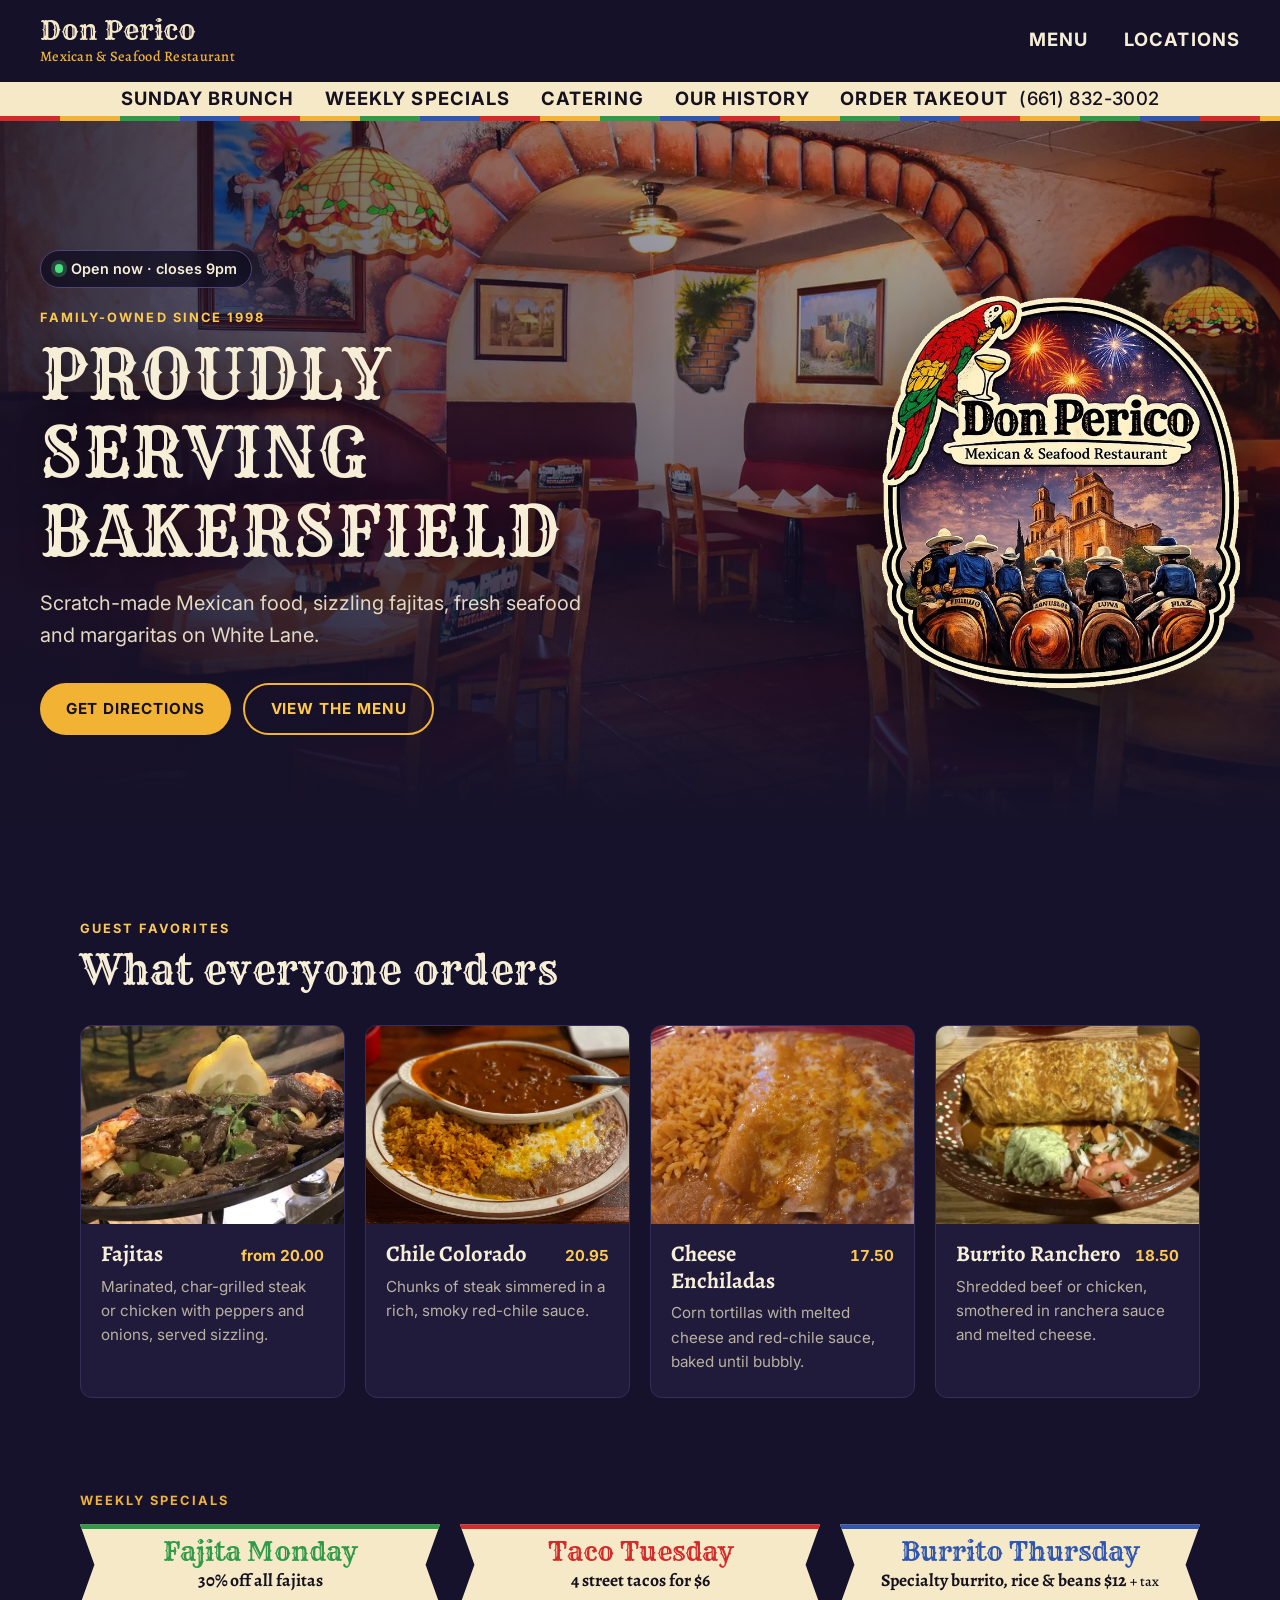
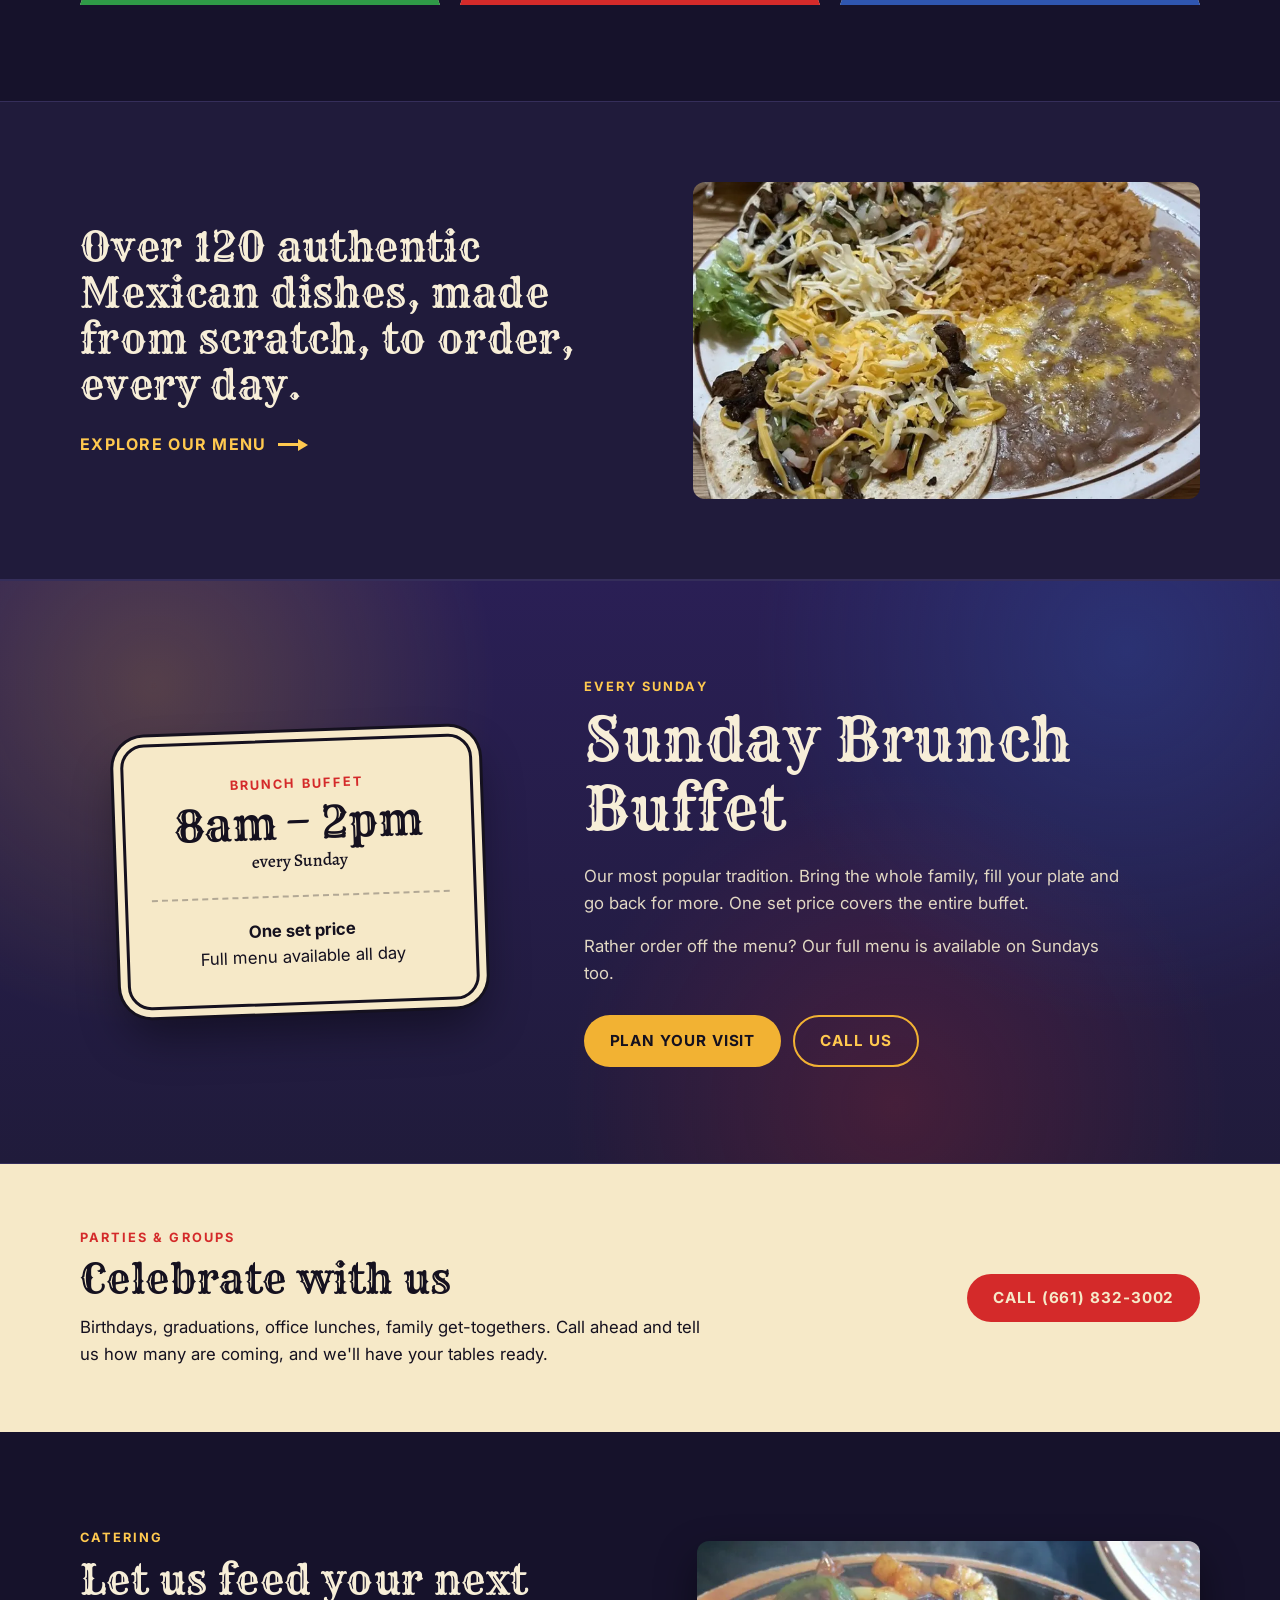
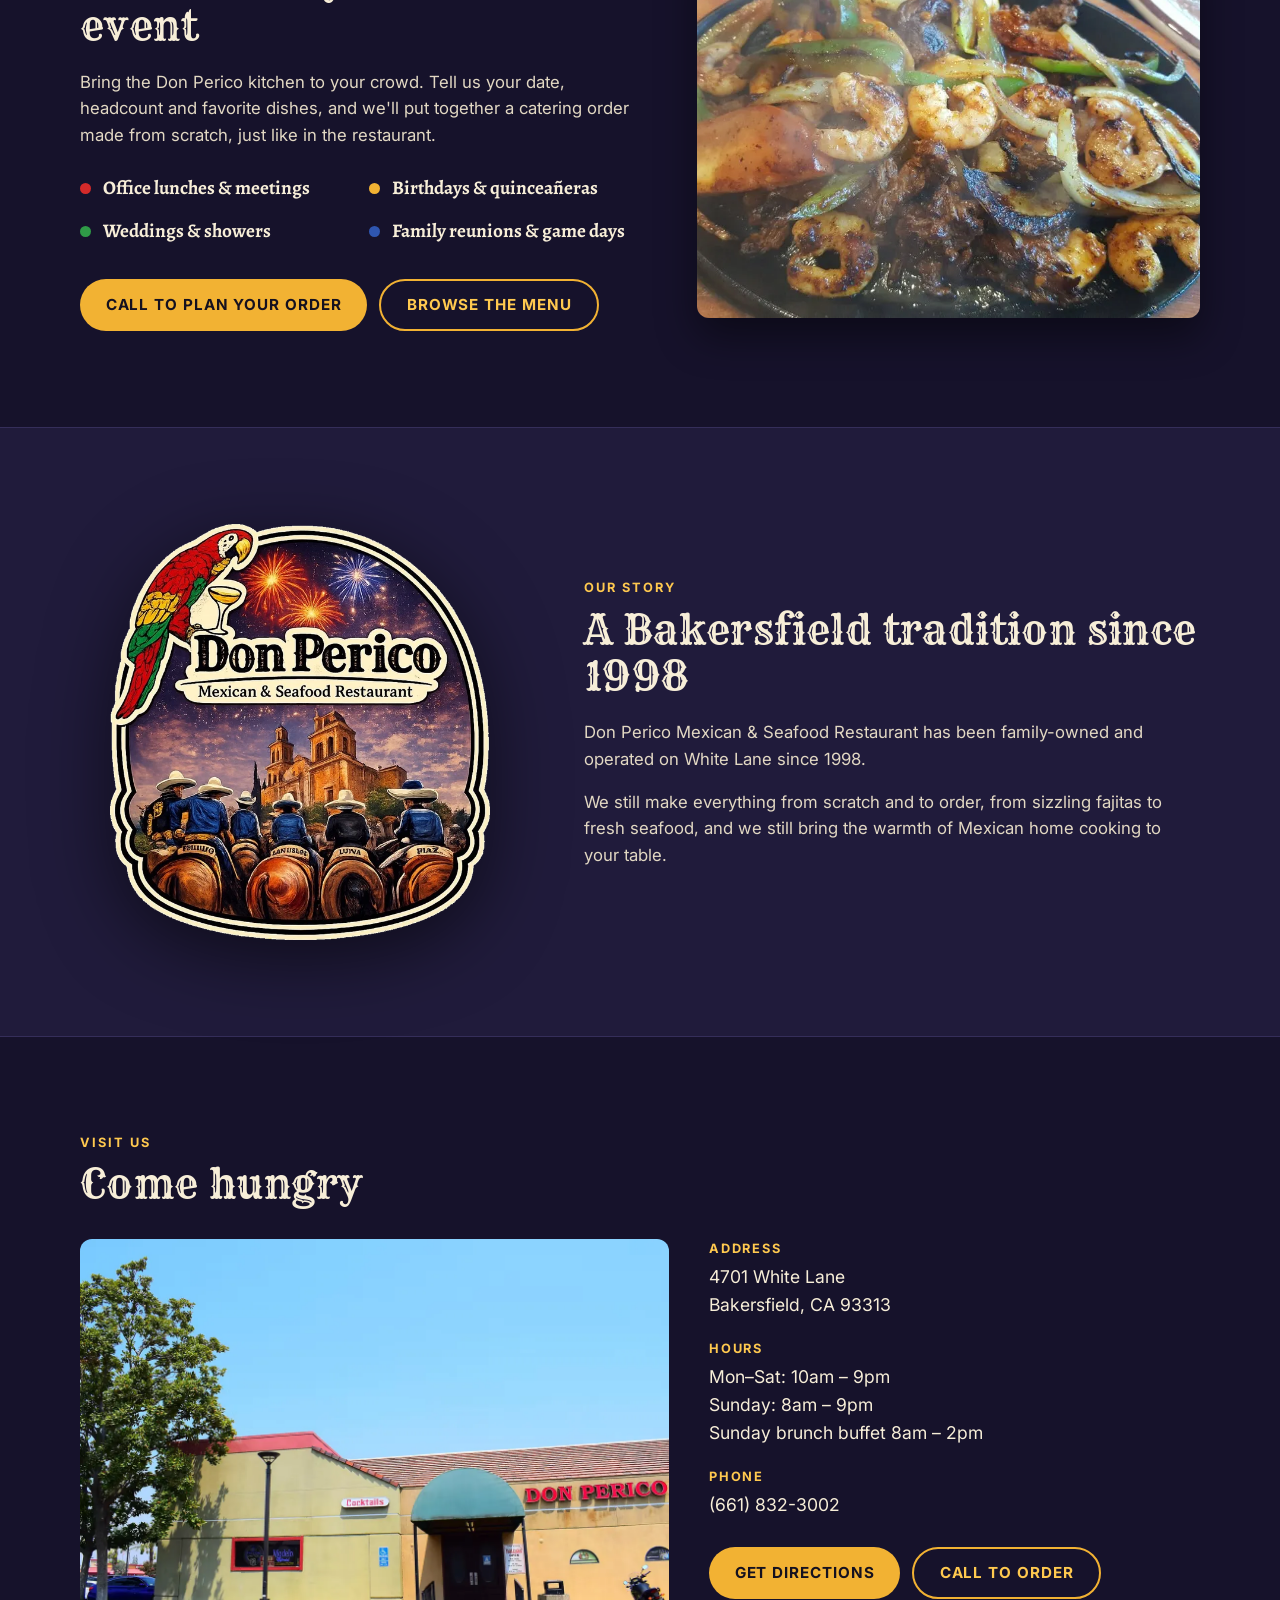
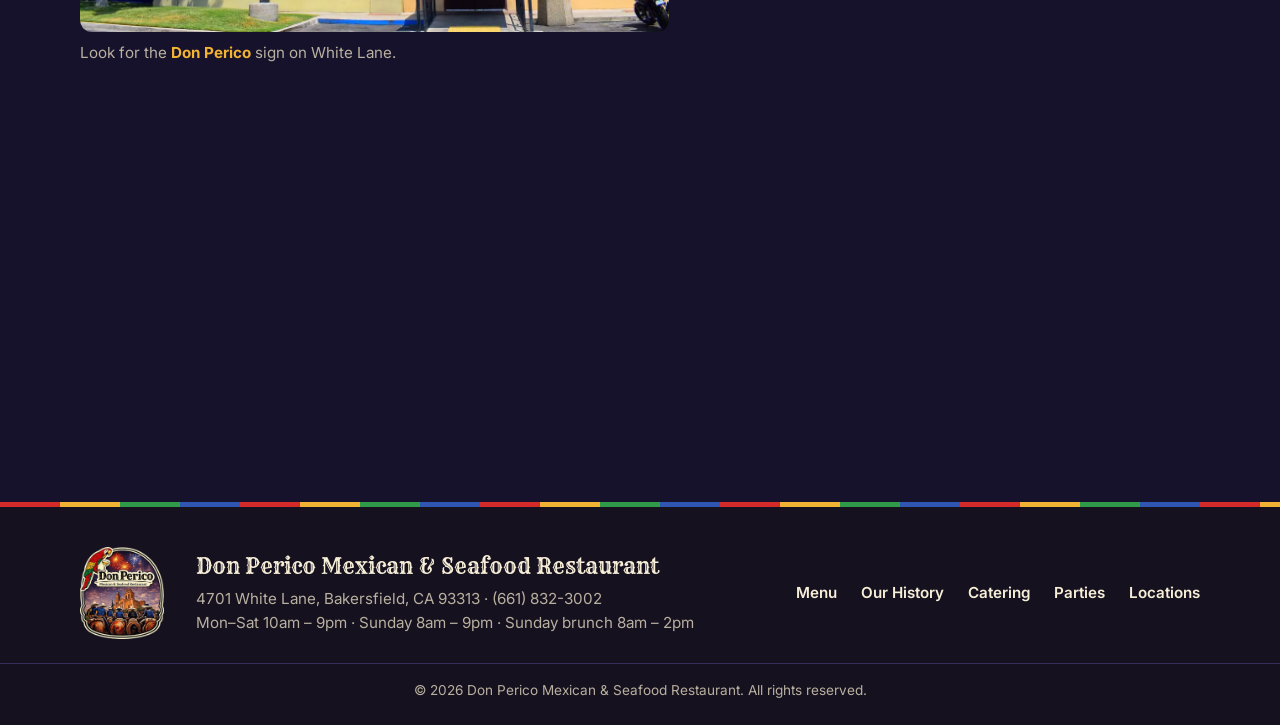
<file: index.html>
<!DOCTYPE html>
<html lang="en">
<head>
  <meta charset="UTF-8">
  <meta name="viewport" content="width=device-width, initial-scale=1.0">
  <title>Don Perico Mexican &amp; Seafood Restaurant | Mexican Restaurant in Bakersfield, CA</title>
  <meta name="description" content="Family-owned Mexican &amp; seafood restaurant on White Lane in Bakersfield since 1998. Fajitas, chile colorado, seafood, margaritas and over 120 dishes made from scratch.">
  <meta name="theme-color" content="#16122b">

  <meta property="og:type" content="restaurant">
  <meta property="og:title" content="Don Perico Mexican &amp; Seafood Restaurant">
  <meta property="og:description" content="Family-owned Mexican &amp; seafood restaurant in Bakersfield since 1998.">
  <meta property="og:image" content="https://ledwell.github.io/don-perico/images/og-image.jpg">
  <meta name="twitter:card" content="summary_large_image">

  <link rel="icon" href="images/favicon.png" type="image/png">
  <link rel="apple-touch-icon" href="images/apple-touch-icon.png">
  <link rel="preconnect" href="https://fonts.googleapis.com">
  <link rel="preconnect" href="https://fonts.gstatic.com" crossorigin>
  <link href="https://fonts.googleapis.com/css2?family=Alegreya:wght@500;700&family=Inter:wght@400;500;600;700&family=Rye&display=swap" rel="stylesheet">
  <link rel="stylesheet" href="style.css">

  <script type="application/ld+json">
  {
    "@context": "https://schema.org",
    "@type": "Restaurant",
    "name": "Don Perico Mexican & Seafood Restaurant",
    "servesCuisine": ["Mexican", "Seafood"],
    "priceRange": "$$",
    "telephone": "+1-661-832-3002",
    "address": {
      "@type": "PostalAddress",
      "streetAddress": "4701 White Lane",
      "addressLocality": "Bakersfield",
      "addressRegion": "CA",
      "postalCode": "93313",
      "addressCountry": "US"
    },
    "openingHoursSpecification": [{
      "@type": "OpeningHoursSpecification",
      "dayOfWeek": ["Monday", "Tuesday", "Wednesday", "Thursday", "Friday", "Saturday"],
      "opens": "10:00",
      "closes": "21:00"
    }, {
      "@type": "OpeningHoursSpecification",
      "dayOfWeek": "Sunday",
      "opens": "08:00",
      "closes": "21:00"
    }],
    "foundingDate": "1998",
    "hasMenu": "menu.html",
    "image": "images/og-image.jpg"
  }
  </script>
</head>
<body>
  <a class="skip-link" href="#main">Skip to content</a>

  <header class="site-header">
    <a class="logo" href="index.html" aria-label="Don Perico Mexican &amp; Seafood Restaurant home">
      <span class="logo-text">
        <span class="logo-name">Don Perico</span>
        <span class="logo-tag">Mexican &amp; Seafood Restaurant</span>
      </span>
    </a>

    <button class="nav-toggle" type="button" aria-expanded="false" aria-controls="site-nav" aria-label="Open navigation">
      <span class="nav-toggle-bar"></span>
    </button>

    <nav id="site-nav" class="site-nav" aria-label="Main">
      <ul class="nav-primary">
        <li><a href="menu.html">MENU</a></li>
        <li><a href="#visit">LOCATIONS</a></li>
      </ul>
      <ul class="nav-secondary">
        <li><a href="#brunch">SUNDAY BRUNCH</a></li>
        <li><a href="#specials">WEEKLY SPECIALS</a></li>
        <li><a href="#catering">CATERING</a></li>
        <li><a href="#our-story">OUR HISTORY</a></li>
        <li><a href="tel:+16618323002">ORDER TAKEOUT <span class="nav-phone">(661) 832-3002</span></a></li>
      </ul>
    </nav>
  </header>

  <main id="main">
    <section class="hero">
      <picture class="hero-bg">
        <source srcset="images/dining-room.webp" type="image/webp">
        <img src="images/dining-room.jpg" alt="" width="1600" height="1078" fetchpriority="high">
      </picture>
      <div class="hero-content">
        <div class="hero-text">
          <!-- Filled in by script.js from the current Bakersfield time -->
          <div class="hero-live">
            <p class="hero-status" data-open-status data-open="Open now · closes 9pm" data-before="Opens today at {open}" data-after="Closed · opens tomorrow at {open}" hidden></p>
            <a class="hero-today" data-today-link hidden><span class="hero-today-label">Today</span> <span data-today-text></span></a>
          </div>
          <p class="eyebrow">Family-owned since 1998</p>
          <h1>Proudly serving Bakersfield</h1>
          <p class="hero-lede">Scratch-made Mexican food, sizzling fajitas, fresh seafood and margaritas on White Lane.</p>
          <div class="btn-row">
            <a href="https://www.google.com/maps/dir/?api=1&amp;destination=4701+White+Lane+Bakersfield+CA+93313" class="btn btn-primary" target="_blank" rel="noopener">Get directions</a>
            <a href="menu.html" class="btn btn-outline">View the menu</a>
          </div>
        </div>
        <picture class="hero-logo">
          <source srcset="images/logo.webp" type="image/webp">
          <img src="images/logo.png" alt="" width="640" height="700">
        </picture>
      </div>
    </section>

    <section class="section favorites" aria-labelledby="favorites-title">
      <div class="container">
        <div class="section-head">
          <p class="eyebrow">Guest favorites</p>
          <h2 id="favorites-title">What everyone orders</h2>
        </div>
        <ul class="card-grid">
          <li>
            <a class="dish-card" href="menu.html#fajitas">
              <picture>
                <source srcset="images/fajitas.webp" type="image/webp">
                <img src="images/fajitas.jpg" alt="Steak and shrimp fajitas on a cast-iron skillet with lemon" width="720" height="389" loading="lazy">
              </picture>
              <div class="dish-card-body">
                <h3>Fajitas <span class="price">from 20.00</span></h3>
                <p>Marinated, char-grilled steak or chicken with peppers and onions, served sizzling.</p>
              </div>
            </a>
          </li>
          <li>
            <a class="dish-card" href="menu.html#chile-colorado">
              <picture>
                <source srcset="images/chile-colorado.webp" type="image/webp">
                <img src="images/chile-colorado.jpg" alt="Chile colorado with rice and refried beans" width="1000" height="835" loading="lazy">
              </picture>
              <div class="dish-card-body">
                <h3>Chile Colorado <span class="price">20.95</span></h3>
                <p>Chunks of steak simmered in a rich, smoky red-chile sauce.</p>
              </div>
            </a>
          </li>
          <li>
            <a class="dish-card" href="menu.html#two-enchiladas">
              <picture>
                <source srcset="images/enchiladas.webp" type="image/webp">
                <img src="images/enchiladas.jpg" alt="Cheese enchiladas in red sauce with rice and beans" width="1000" height="750" loading="lazy">
              </picture>
              <div class="dish-card-body">
                <h3>Cheese Enchiladas <span class="price">17.50</span></h3>
                <p>Corn tortillas with melted cheese and red-chile sauce, baked until bubbly.</p>
              </div>
            </a>
          </li>
          <li>
            <a class="dish-card" href="menu.html#burrito-ranchero">
              <picture>
                <source srcset="images/burrito-ranchero.webp" type="image/webp">
                <img src="images/burrito-ranchero.jpg" alt="Smothered burrito with guacamole and pico de gallo" width="1169" height="812" loading="lazy">
              </picture>
              <div class="dish-card-body">
                <h3>Burrito Ranchero <span class="price">18.50</span></h3>
                <p>Shredded beef or chicken, smothered in ranchera sauce and melted cheese.</p>
              </div>
            </a>
          </li>
        </ul>
      </div>
    </section>

    <section id="specials" class="specials" aria-labelledby="specials-title">
      <div class="container">
        <h2 id="specials-title" class="specials-title">Weekly specials</h2>
        <ul class="specials-list">
          <li>
            <a class="special special-green" href="menu.html#fajitas" data-day="1">
              <span class="special-day">Fajita Monday</span>
              <span class="special-deal">30% off all fajitas</span>
            </a>
          </li>
          <li>
            <a class="special special-red" href="menu.html#tacos" data-day="2">
              <span class="special-day">Taco Tuesday</span>
              <span class="special-deal">4 street tacos for $6</span>
            </a>
          </li>
          <li>
            <a class="special special-blue" href="menu.html#burritos" data-day="4">
              <span class="special-day">Burrito Thursday</span>
              <span class="special-deal">Specialty burrito, rice &amp; beans $12 <small>+ tax</small></span>
            </a>
          </li>
        </ul>
      </div>
    </section>

    <section class="menu-cta" aria-labelledby="menu-cta-title">
      <div class="container menu-cta-inner">
        <div class="menu-cta-text">
          <h2 id="menu-cta-title">Over 120 authentic Mexican dishes, made from scratch, to order, every day.</h2>
          <a href="menu.html" class="btn-arrow">Explore our menu <span class="long-arrow" aria-hidden="true"></span></a>
        </div>
        <picture class="menu-cta-img">
          <source srcset="images/tacos-asada.webp" type="image/webp">
          <img src="images/tacos-asada.jpg" alt="Two carne asada tacos with rice and beans" width="954" height="784" loading="lazy">
        </picture>
      </div>
    </section>

    <!-- TODO: add the buffet price to the ticket once known -->
    <section id="brunch" class="brunch" aria-labelledby="brunch-title" data-day="0" data-today="Sunday Brunch Buffet, 8am – 2pm" data-until="14">
      <div class="container brunch-inner">
        <div class="brunch-text">
          <p class="eyebrow">Every Sunday</p>
          <h2 id="brunch-title">Sunday Brunch Buffet</h2>
          <p class="brunch-lede">Our most popular tradition. Bring the whole family, fill your plate and go back for more. One set price covers the entire buffet.</p>
          <p>Rather order off the menu? Our full menu is available on Sundays too.</p>
          <div class="btn-row">
            <a href="#visit" class="btn btn-primary">Plan your visit</a>
            <a href="tel:+16618323002" class="btn btn-outline">Call us</a>
          </div>
        </div>
        <div class="brunch-ticket">
          <p class="brunch-ticket-label">Brunch buffet</p>
          <p class="brunch-price brunch-price-hours">8am – 2pm</p>
          <p class="brunch-per">every Sunday</p>
          <p class="brunch-hours"><strong>One set price</strong><br>Full menu available all day</p>
        </div>
      </div>
    </section>

    <section id="parties" class="parties" aria-labelledby="parties-title">
      <div class="container parties-inner">
        <div>
          <p class="eyebrow">Parties &amp; groups</p>
          <h2 id="parties-title">Celebrate with us</h2>
          <p>Birthdays, graduations, office lunches, family get-togethers. Call ahead and tell us how many are coming, and we'll have your tables ready.</p>
        </div>
        <a class="btn btn-primary" href="tel:+16618323002">Call (661) 832-3002</a>
      </div>
    </section>

    <!-- TODO: add catering packages, minimums and lead time once known -->
    <section id="catering" class="section catering" aria-labelledby="catering-title">
      <div class="container catering-inner">
        <div class="catering-text">
          <p class="eyebrow">Catering</p>
          <h2 id="catering-title">Let us feed your next event</h2>
          <p>Bring the Don Perico kitchen to your crowd. Tell us your date, headcount and favorite dishes, and we'll put together a catering order made from scratch, just like in the restaurant.</p>
          <ul class="catering-list">
            <li>Office lunches &amp; meetings</li>
            <li>Birthdays &amp; quinceañeras</li>
            <li>Weddings &amp; showers</li>
            <li>Family reunions &amp; game days</li>
          </ul>
          <div class="btn-row">
            <a class="btn btn-primary" href="tel:+16618323002">Call to plan your order</a>
            <a class="btn btn-outline" href="menu.html">Browse the menu</a>
          </div>
        </div>
        <picture class="catering-img">
          <source srcset="images/fajitas-mixed.webp" type="image/webp">
          <img src="images/fajitas-mixed.jpg" alt="Sizzling steak and shrimp fajitas with peppers and onions" width="1000" height="562" loading="lazy">
        </picture>
      </div>
    </section>

    <section id="our-story" class="section story" aria-labelledby="story-title">
      <div class="container story-inner">
        <div class="story-text">
          <p class="eyebrow">Our story</p>
          <h2 id="story-title">A Bakersfield tradition since 1998</h2>
          <p>Don Perico Mexican &amp; Seafood Restaurant has been family-owned and operated on White Lane since 1998.</p>
          <p>We still make everything from scratch and to order, from sizzling fajitas to fresh seafood, and we still bring the warmth of Mexican home cooking to your table.</p>
        </div>
        <figure class="story-badge">
          <picture>
            <source srcset="images/logo.webp" type="image/webp">
            <img src="images/logo.png" alt="Don Perico Mexican &amp; Seafood Restaurant logo: a parrot with a margarita above riders on horseback before a mission church under fireworks" width="640" height="700" loading="lazy">
          </picture>
        </figure>
      </div>
    </section>

    <section id="visit" class="section visit" aria-labelledby="visit-title">
      <div class="container">
        <div class="section-head">
          <p class="eyebrow">Visit us</p>
          <h2 id="visit-title">Come hungry</h2>
        </div>
        <div class="visit-grid">
          <figure class="visit-photo">
            <picture>
              <source srcset="images/building.webp" type="image/webp">
              <img src="images/building.jpg" alt="The restaurant's exterior on White Lane with the Don Perico sign" width="1200" height="800" loading="lazy">
            </picture>
            <figcaption>Look for the <strong>Don Perico</strong> sign on White Lane.</figcaption>
          </figure>

          <div class="visit-info">
            <dl>
              <div>
                <dt>Address</dt>
                <dd>4701 White Lane<br>Bakersfield, CA 93313</dd>
              </div>
              <div>
                <dt>Hours</dt>
                <dd>Mon–Sat: 10am – 9pm<br>Sunday: 8am – 9pm<br>Sunday brunch buffet 8am – 2pm</dd>
              </div>
              <div>
                <dt>Phone</dt>
                <dd><a href="tel:+16618323002">(661) 832-3002</a></dd>
              </div>
            </dl>
            <div class="btn-row">
              <a class="btn btn-primary" href="https://www.google.com/maps/dir/?api=1&amp;destination=4701+White+Lane+Bakersfield+CA+93313" target="_blank" rel="noopener">Get directions</a>
              <a class="btn btn-outline" href="tel:+16618323002">Call to order</a>
            </div>
          </div>

          <div class="visit-map">
            <iframe title="Map to Don Perico Mexican &amp; Seafood Restaurant" src="https://www.google.com/maps?q=4701+White+Lane,+Bakersfield,+CA+93313&amp;output=embed" loading="lazy" referrerpolicy="no-referrer-when-downgrade"></iframe>
          </div>
        </div>
      </div>
    </section>
  </main>

  <footer class="site-footer">
    <div class="container footer-inner">
      <img class="footer-logo" src="images/logo-sm.png" alt="" width="200" height="219" loading="lazy">
      <div>
        <p class="footer-name">Don Perico Mexican &amp; Seafood Restaurant</p>
        <p>4701 White Lane, Bakersfield, CA 93313 · <a href="tel:+16618323002">(661) 832-3002</a></p>
        <p>Mon–Sat 10am – 9pm · Sunday 8am – 9pm · Sunday brunch 8am – 2pm</p>
      </div>
      <ul class="footer-links">
        <li><a href="menu.html">Menu</a></li>
        <li><a href="#our-story">Our History</a></li>
        <li><a href="#catering">Catering</a></li>
        <li><a href="#parties">Parties</a></li>
        <li><a href="#visit">Locations</a></li>
      </ul>
    </div>
    <p class="copyright">&copy; 2026 Don Perico Mexican &amp; Seafood Restaurant. All rights reserved.</p>
  </footer>

  <script src="script.js"></script>
</body>
</html>
</file>
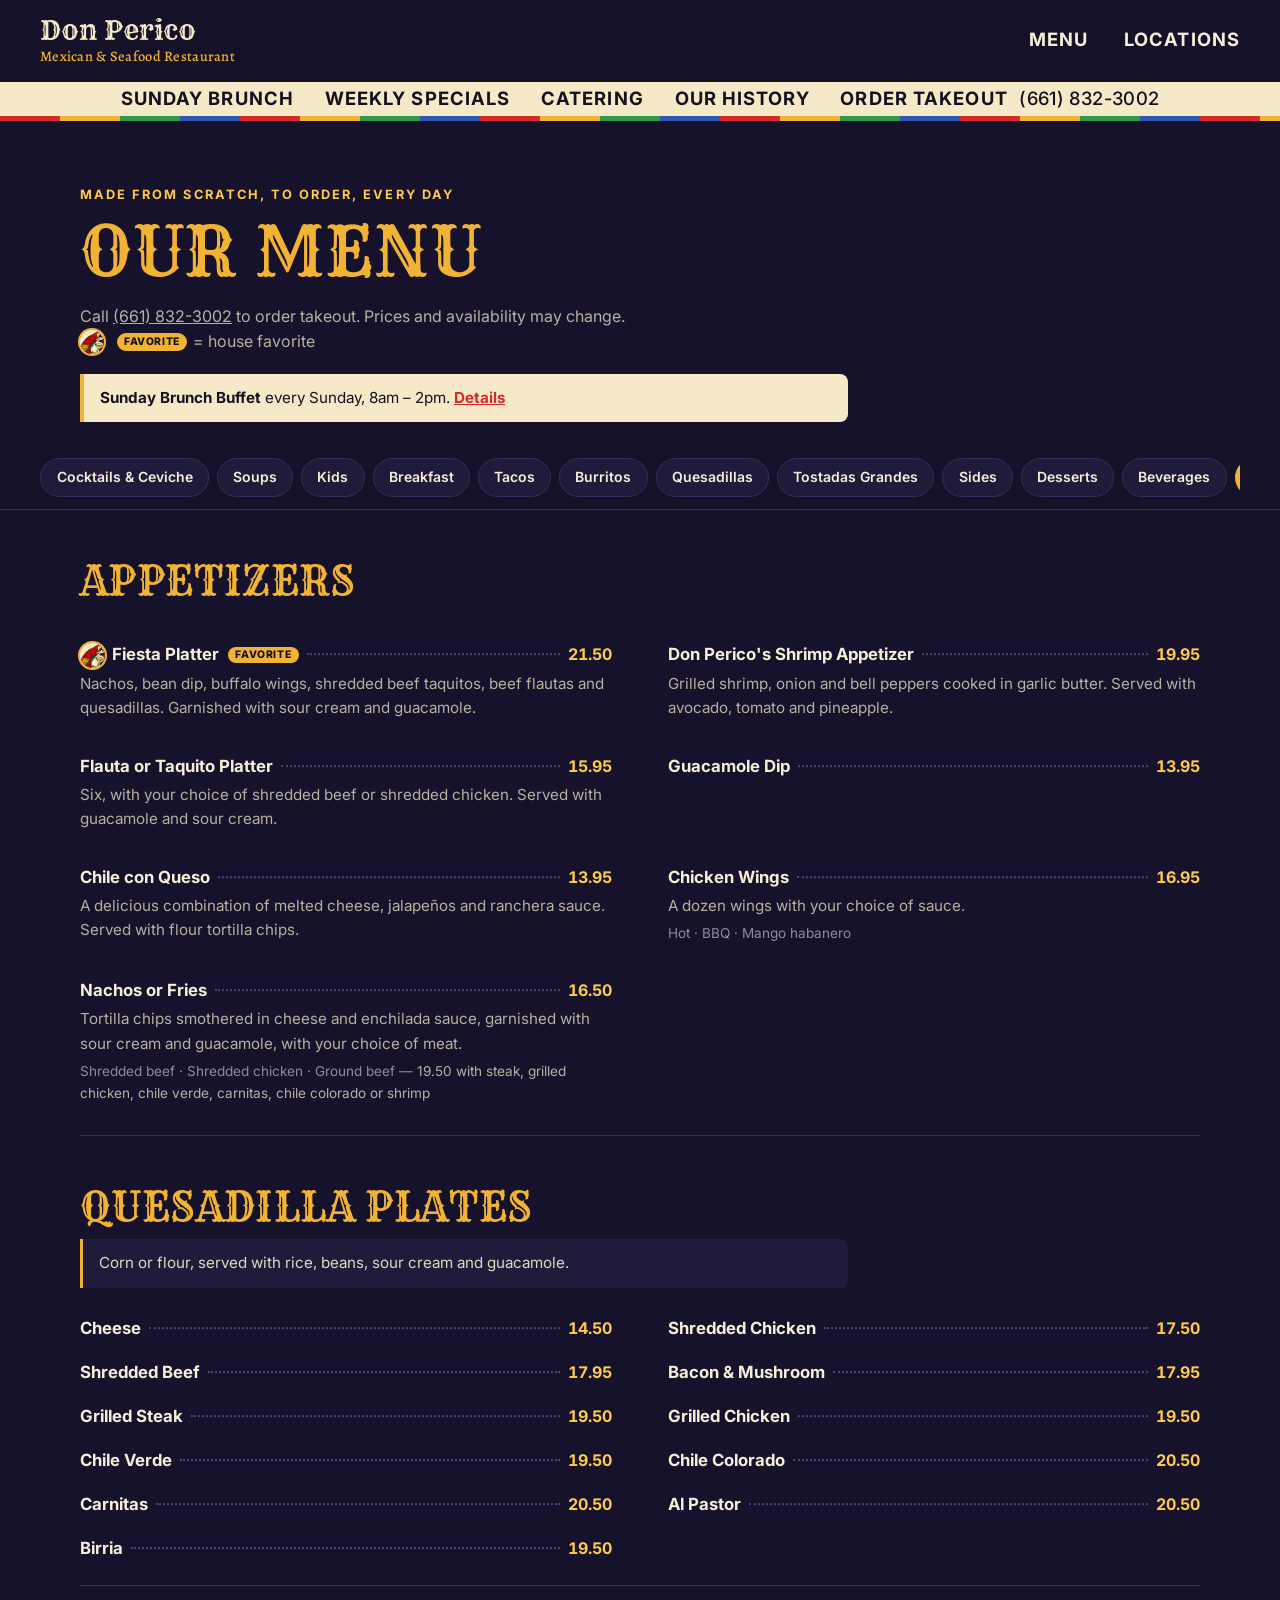
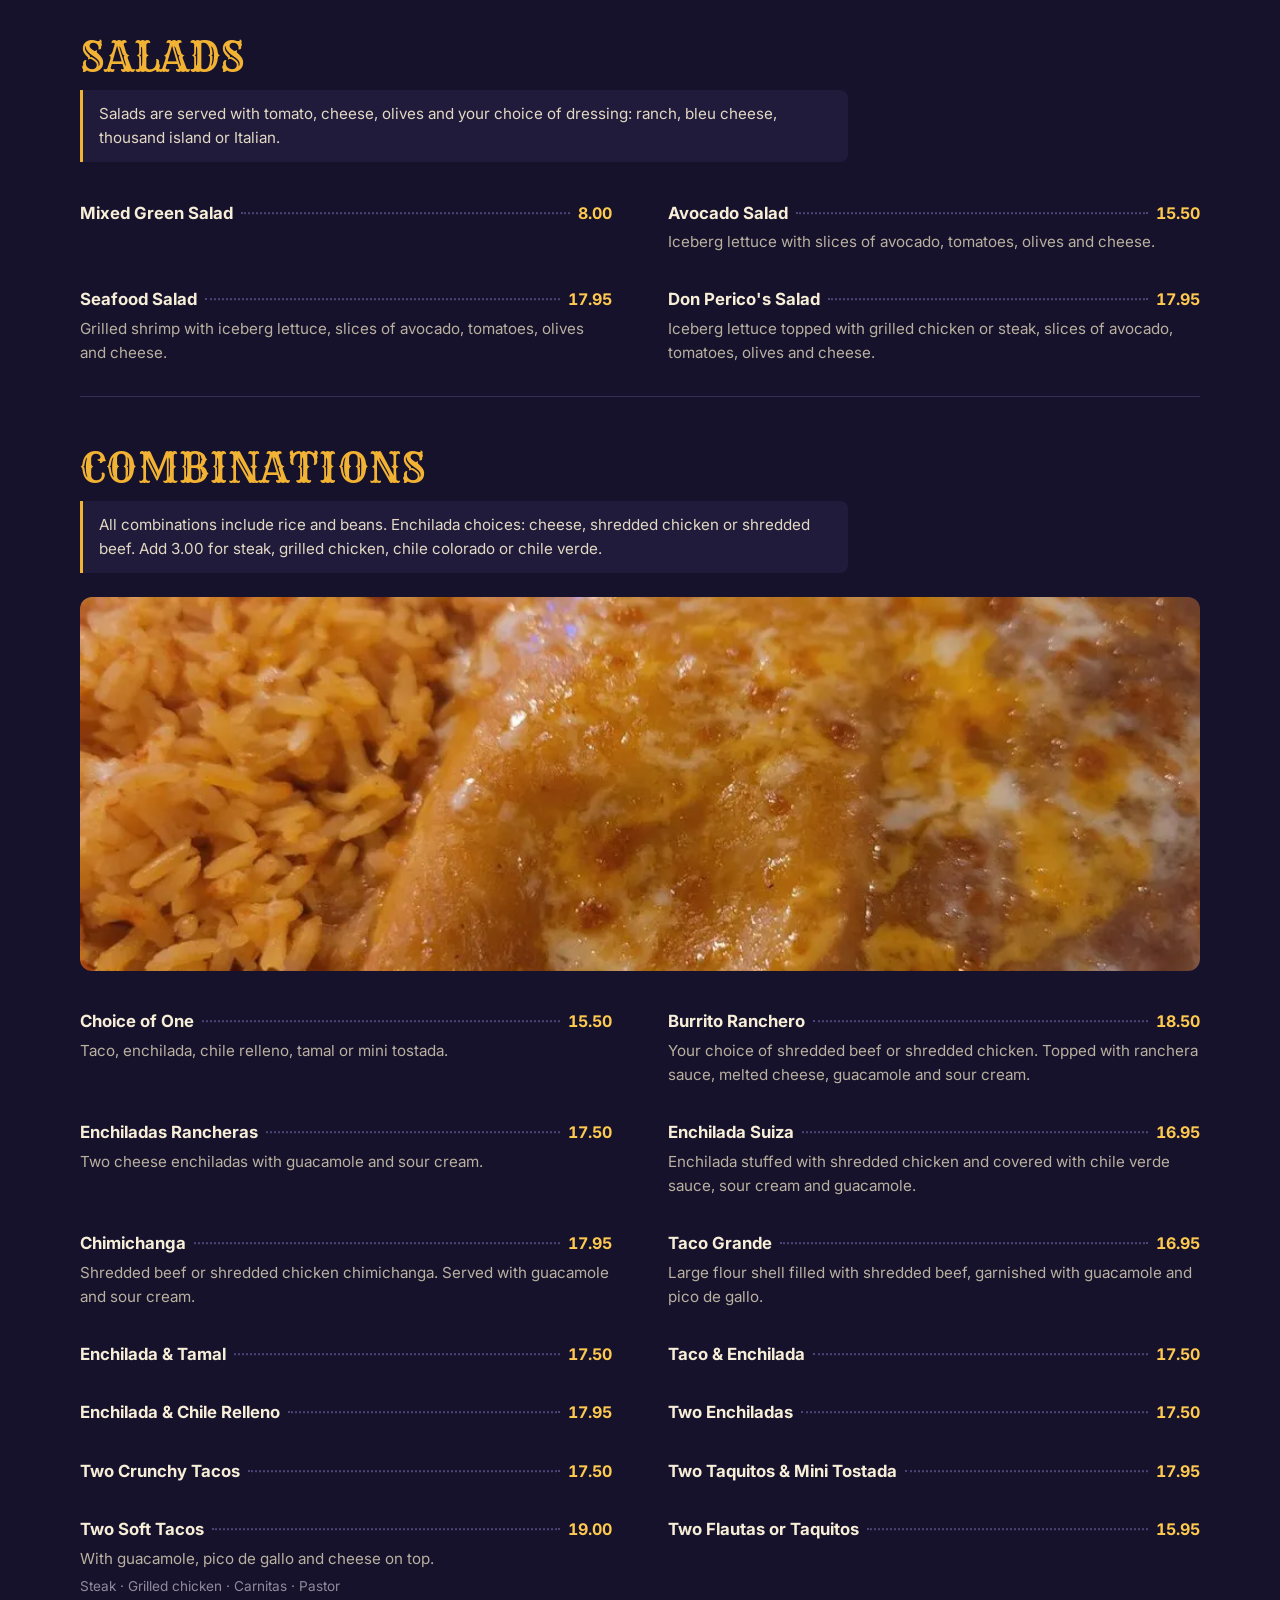
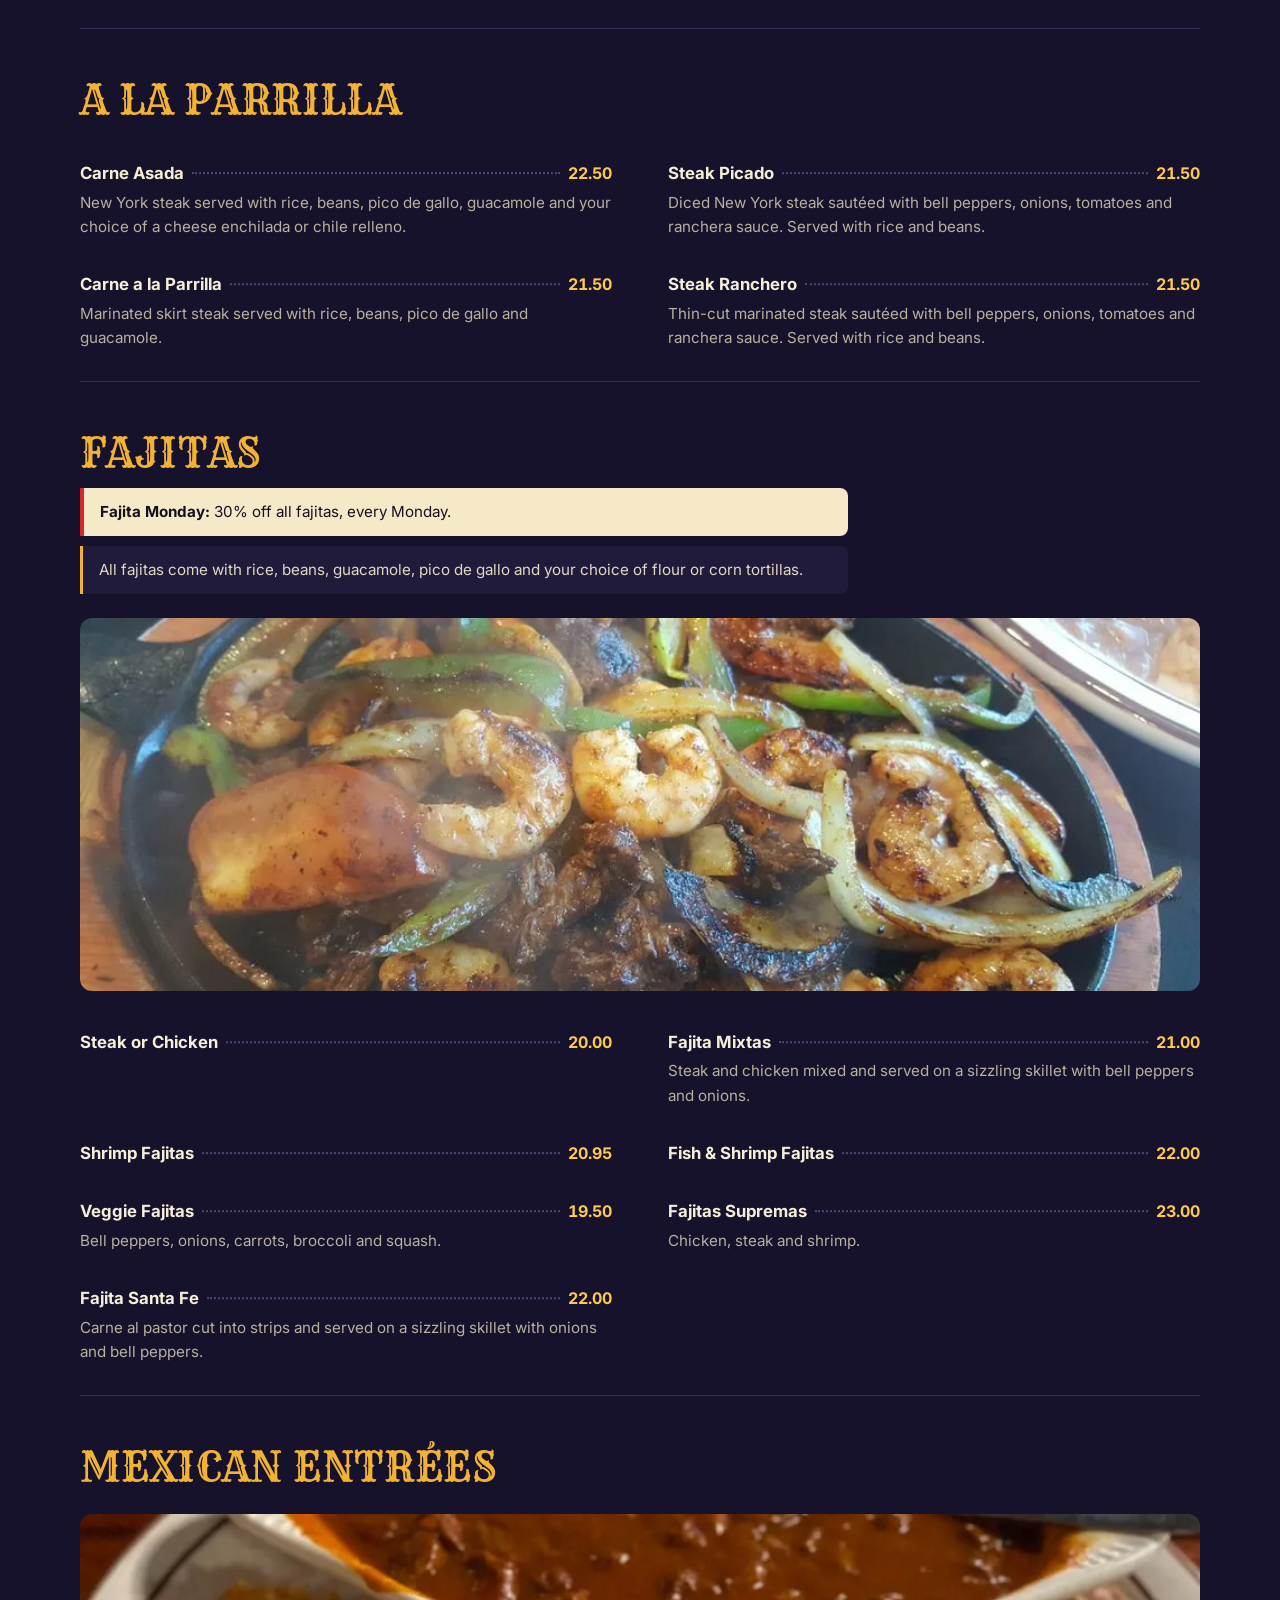
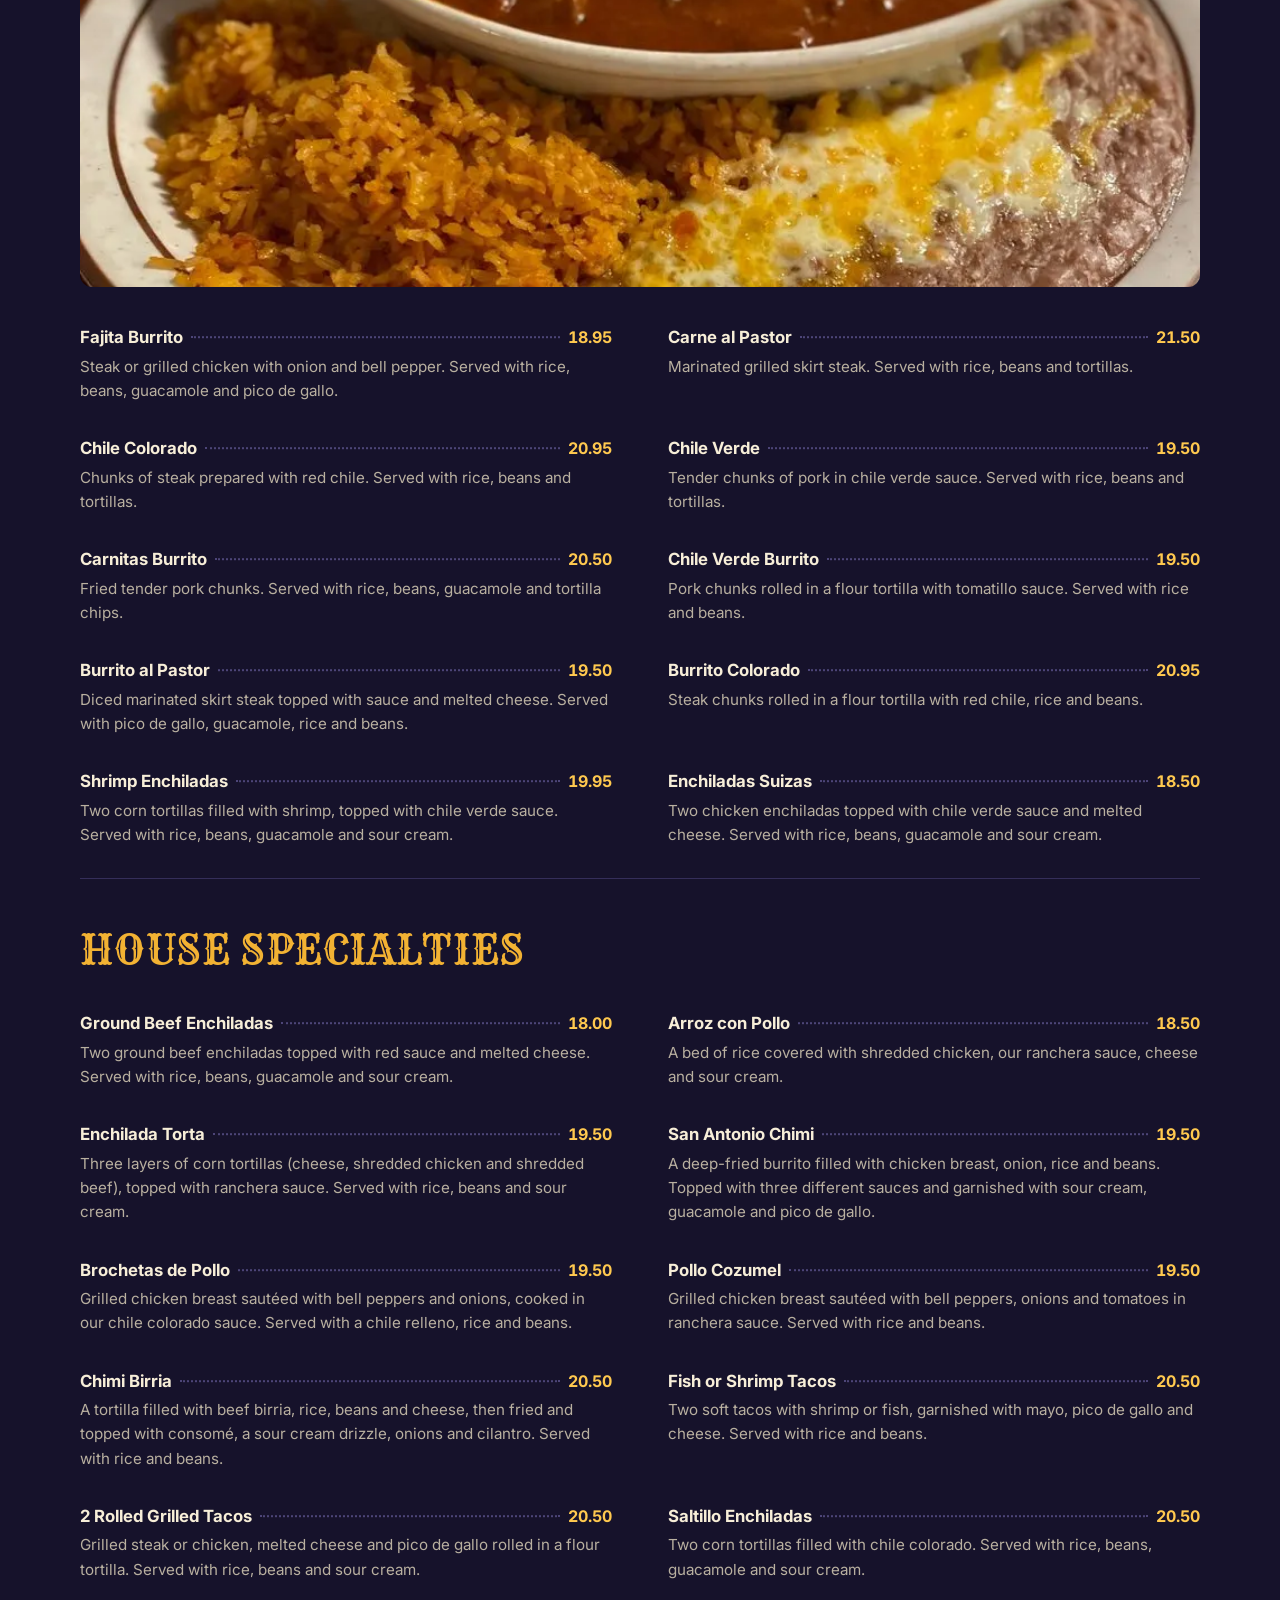
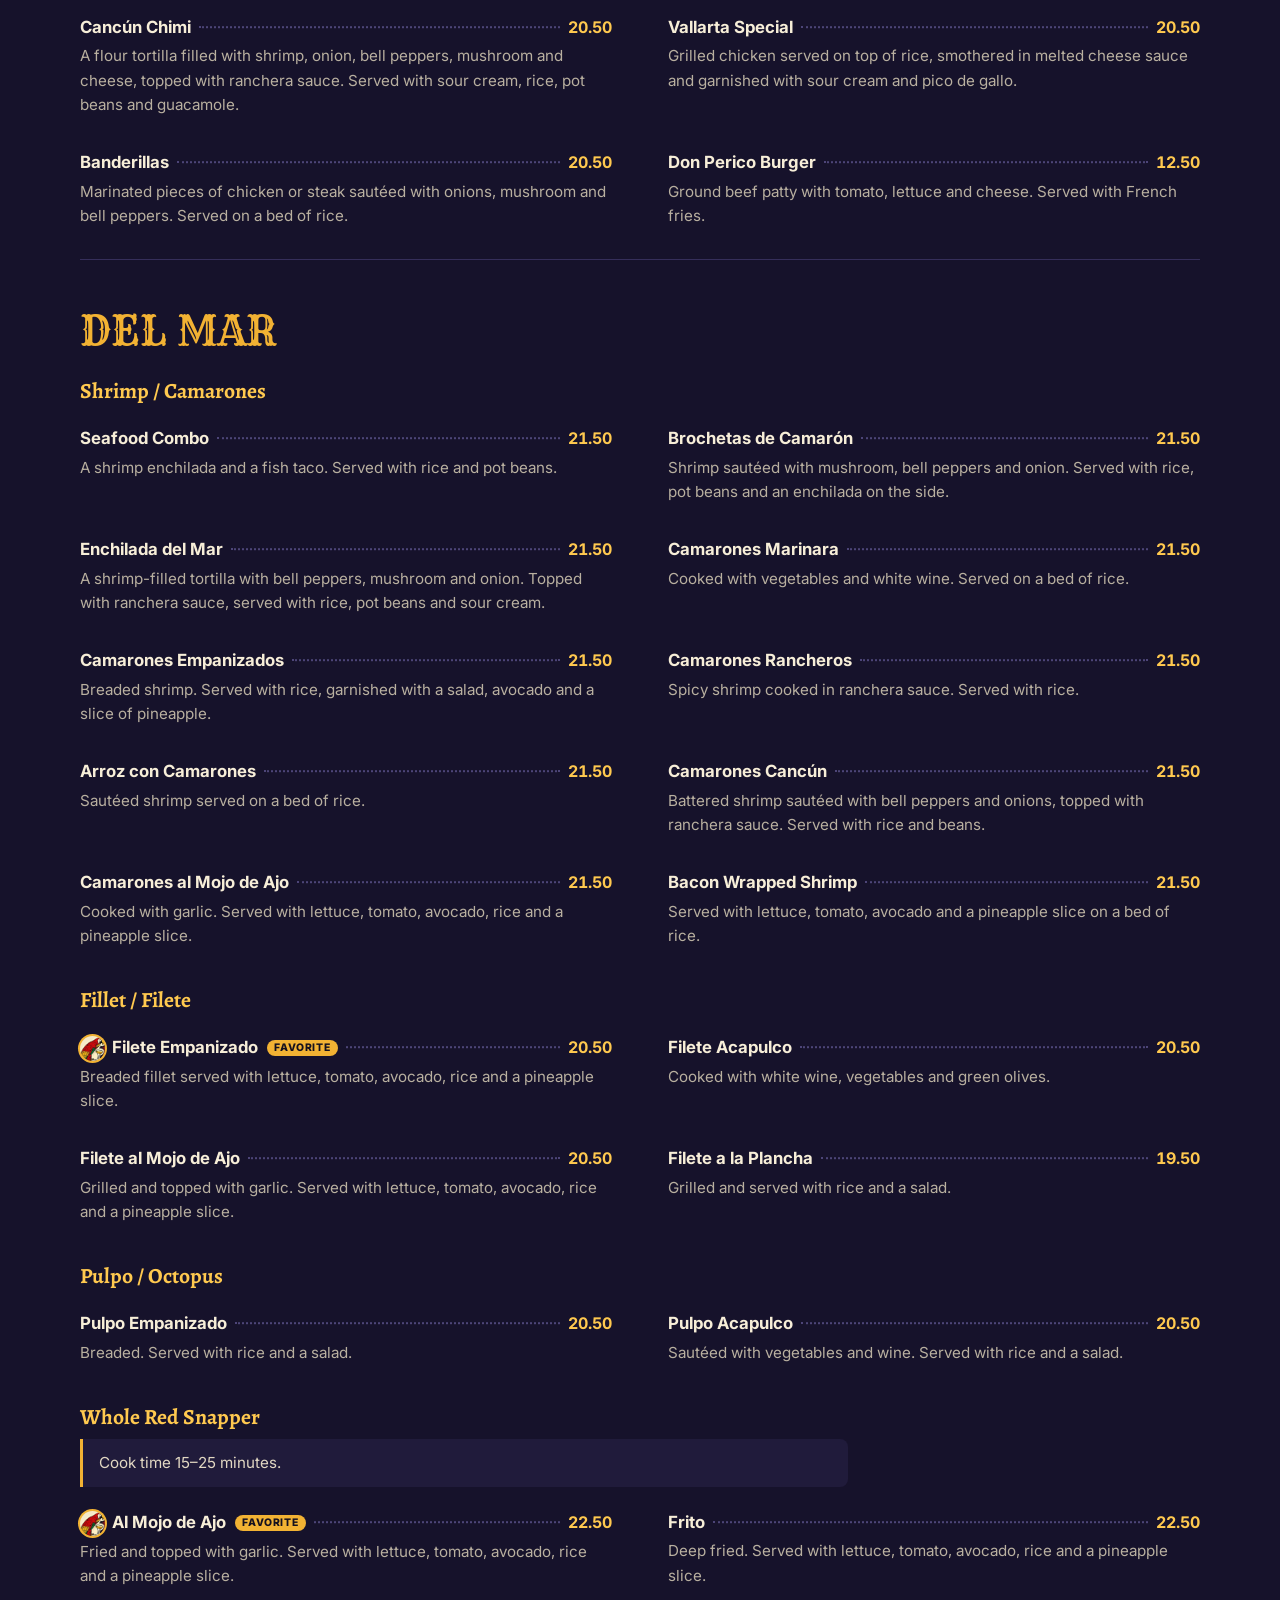
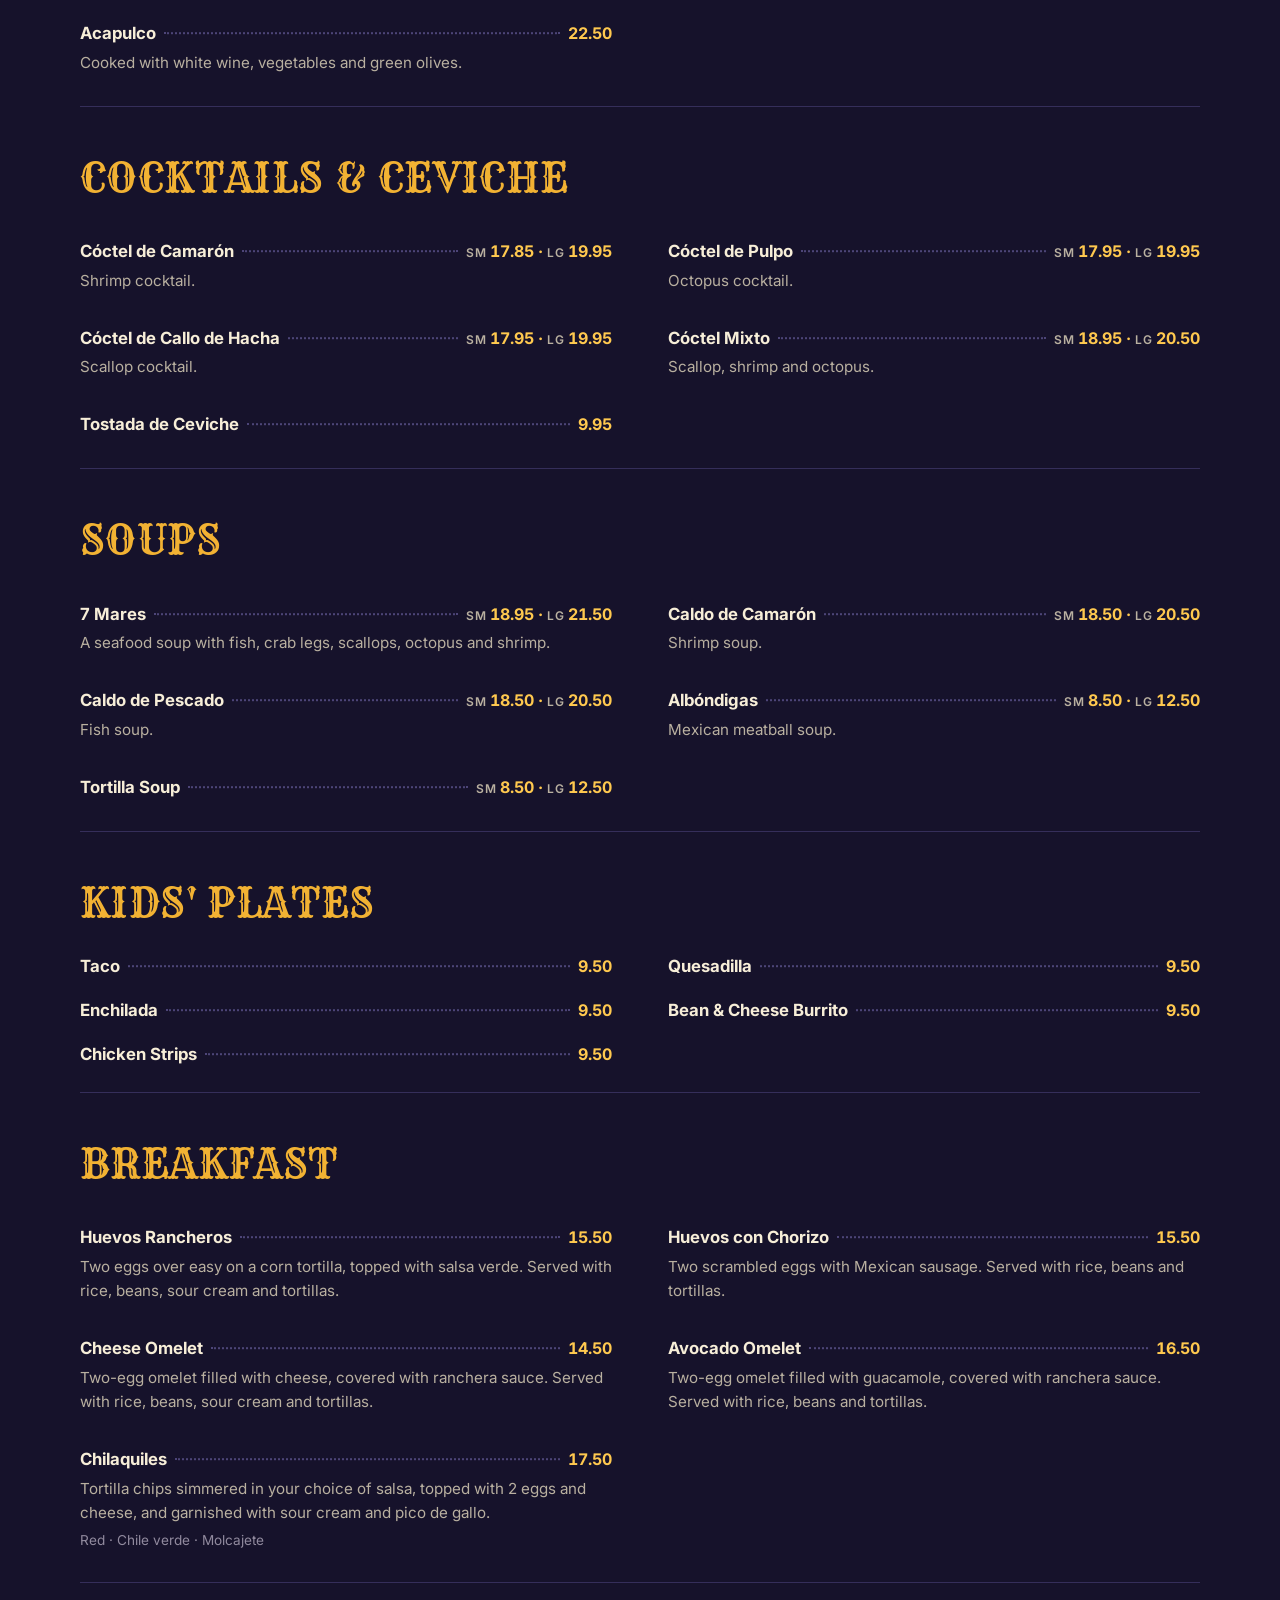
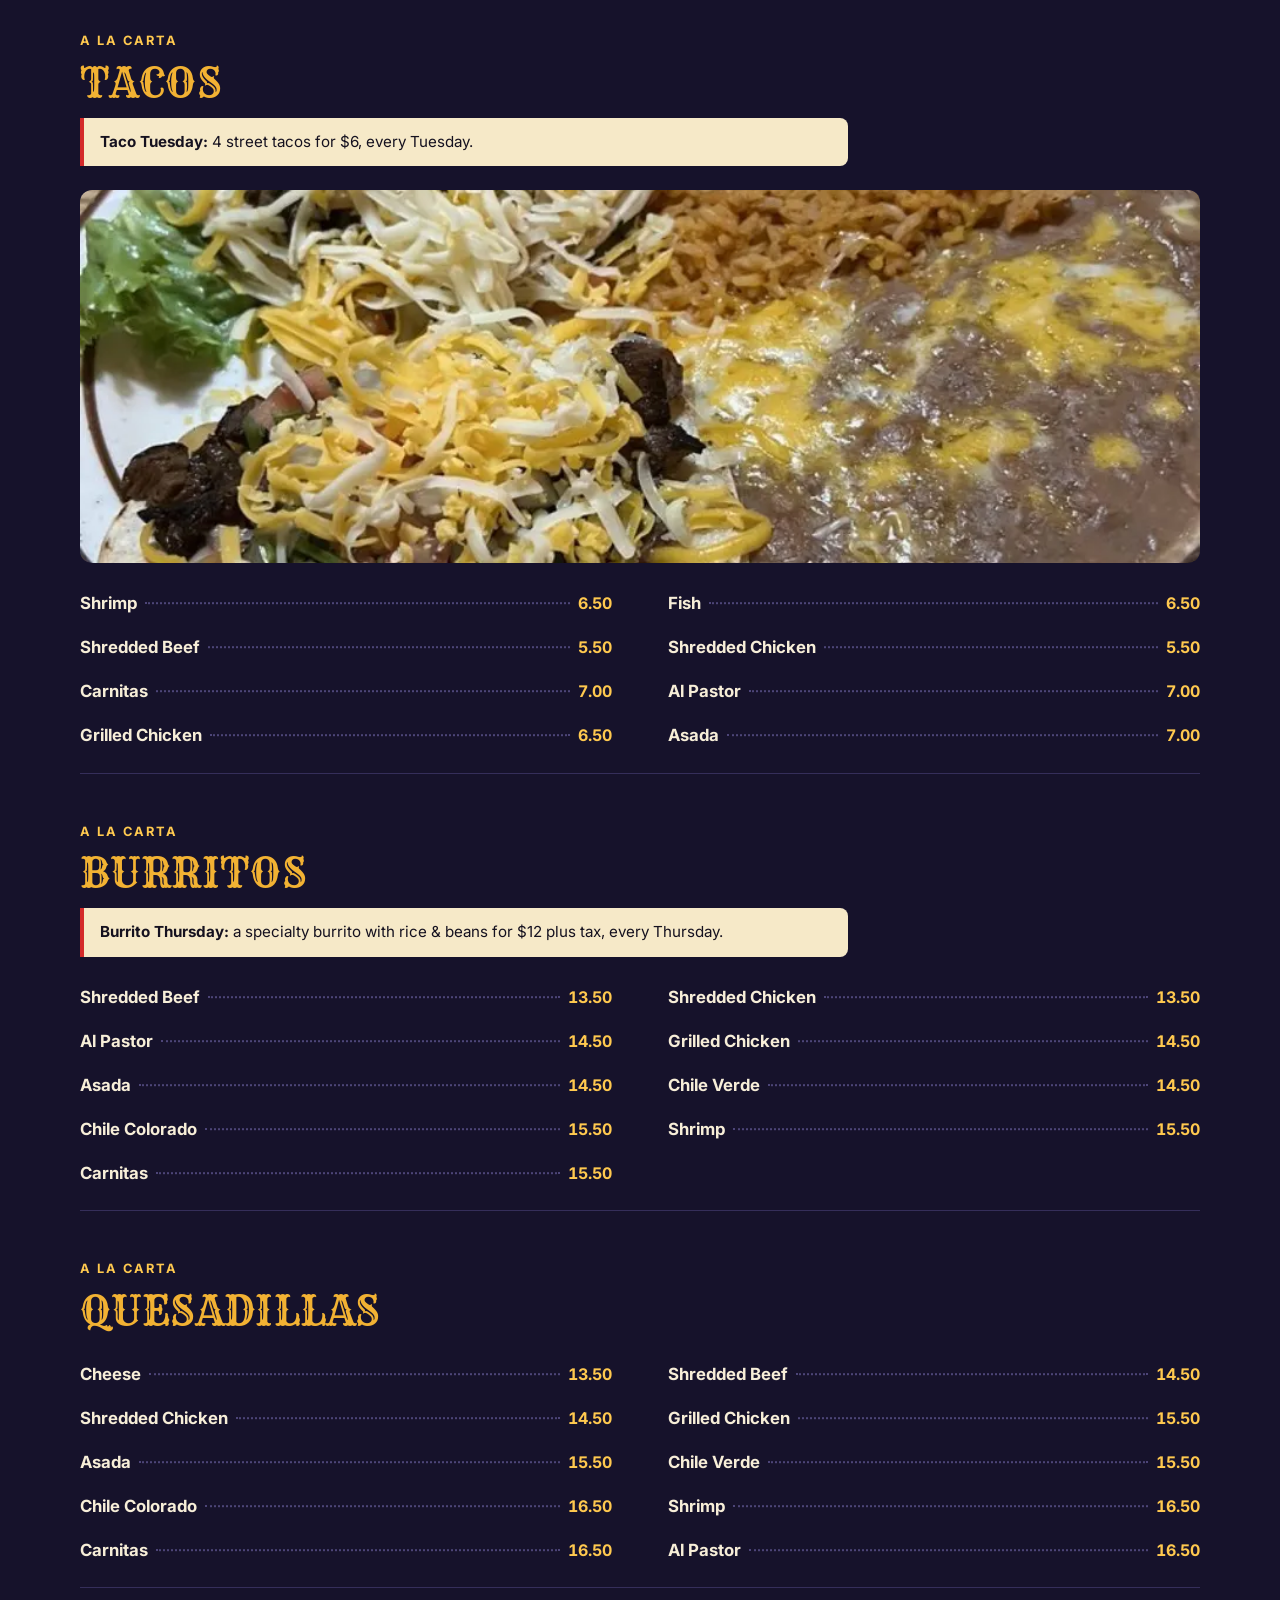
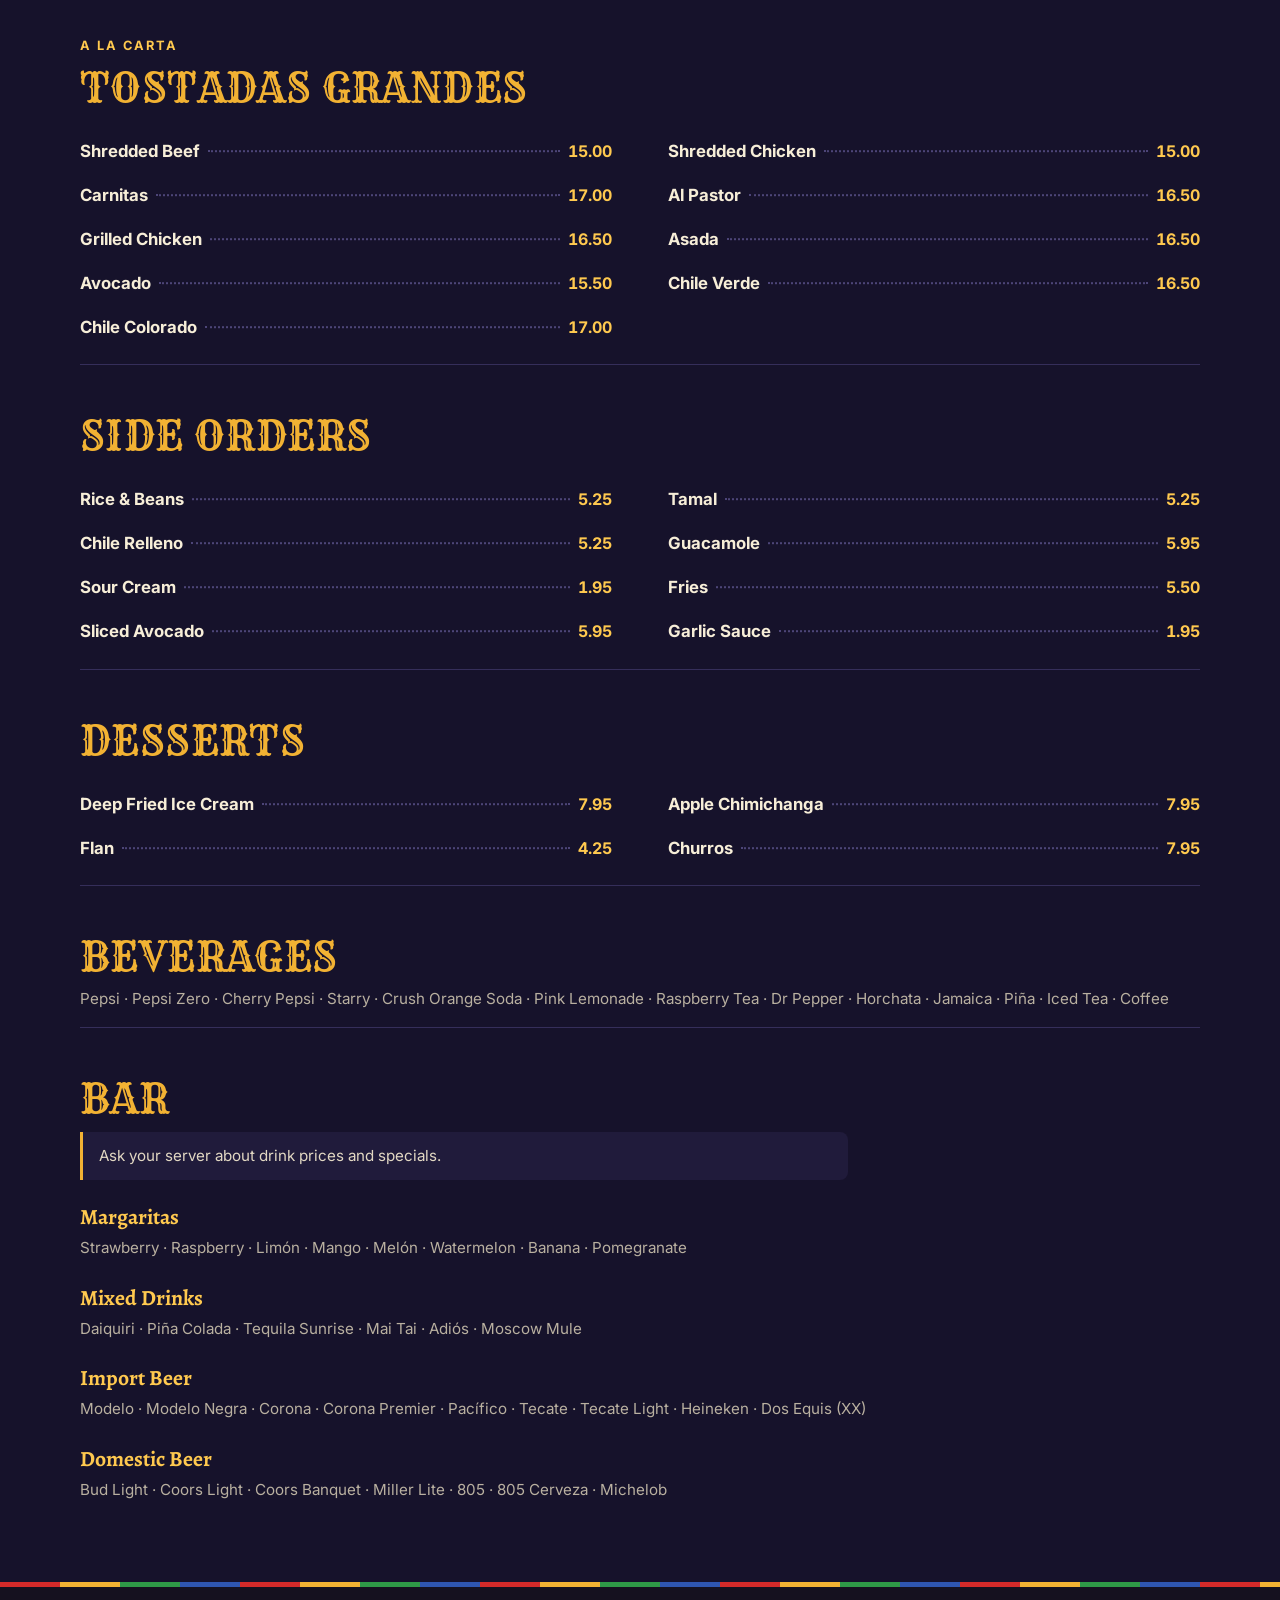
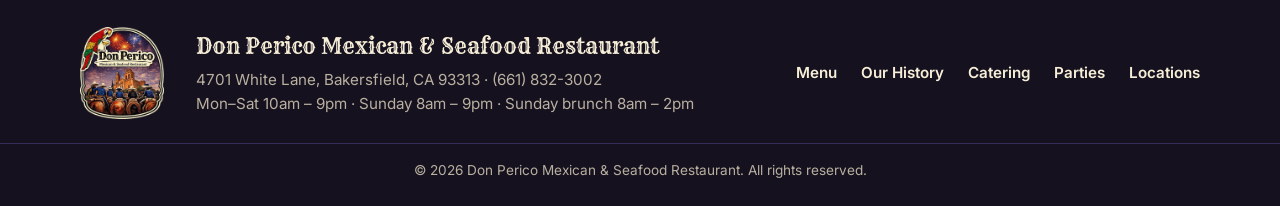
<file: menu.html>
<!DOCTYPE html>
<html lang="en" class="menu-page">
<head>
  <meta charset="UTF-8">
  <meta name="viewport" content="width=device-width, initial-scale=1.0">
  <title>Menu | Don Perico Mexican &amp; Seafood Restaurant, Bakersfield</title>
  <meta name="description" content="The full Don Perico menu: appetizers, quesadillas, combinations, fajitas, house specialties, seafood, soups, breakfast, tacos, desserts, margaritas and more.">
  <meta name="theme-color" content="#16122b">

  <meta property="og:type" content="website">
  <meta property="og:title" content="Menu | Don Perico Mexican &amp; Seafood Restaurant">
  <meta property="og:description" content="Over 120 Mexican dishes made from scratch, plus margaritas and cold beer.">
  <meta property="og:image" content="https://ledwell.github.io/don-perico/images/og-image.jpg">
  <meta name="twitter:card" content="summary_large_image">

  <link rel="icon" href="images/favicon.png" type="image/png">
  <link rel="apple-touch-icon" href="images/apple-touch-icon.png">
  <link rel="preconnect" href="https://fonts.googleapis.com">
  <link rel="preconnect" href="https://fonts.gstatic.com" crossorigin>
  <link href="https://fonts.googleapis.com/css2?family=Alegreya:wght@500;700&family=Inter:wght@400;500;600;700&family=Rye&display=swap" rel="stylesheet">
  <link rel="stylesheet" href="style.css">
</head>
<body>
  <a class="skip-link" href="#main">Skip to content</a>

  <header class="site-header">
    <a class="logo" href="index.html" aria-label="Don Perico Mexican &amp; Seafood Restaurant home">
      <span class="logo-text">
        <span class="logo-name">Don Perico</span>
        <span class="logo-tag">Mexican &amp; Seafood Restaurant</span>
      </span>
    </a>

    <button class="nav-toggle" type="button" aria-expanded="false" aria-controls="site-nav" aria-label="Open navigation">
      <span class="nav-toggle-bar"></span>
    </button>

    <nav id="site-nav" class="site-nav" aria-label="Main">
      <ul class="nav-primary">
        <li><a href="menu.html" aria-current="page">MENU</a></li>
        <li><a href="index.html#visit">LOCATIONS</a></li>
      </ul>
      <ul class="nav-secondary">
        <li><a href="index.html#brunch">SUNDAY BRUNCH</a></li>
        <li><a href="index.html#specials">WEEKLY SPECIALS</a></li>
        <li><a href="index.html#catering">CATERING</a></li>
        <li><a href="index.html#our-story">OUR HISTORY</a></li>
        <li><a href="tel:+16618323002">ORDER TAKEOUT <span class="nav-phone">(661) 832-3002</span></a></li>
      </ul>
    </nav>
  </header>

  <main id="main">
    <section class="menu-hero">
      <div class="container">
        <p class="eyebrow">Made from scratch, to order, every day</p>
        <div class="menu-hero-row">
          <h1>Our Menu</h1>
        </div>
        <p>Call <a href="tel:+16618323002">(661) 832-3002</a> to order takeout. Prices and availability may change. <span class="menu-legend"><span class="fav">Favorite</span> = house favorite</span></p>
        <p class="menu-brunch-note"><strong>Sunday Brunch Buffet</strong> every Sunday, 8am – 2pm. <a href="index.html#brunch">Details</a></p>
      </div>
    </section>

    <nav class="menu-chips" aria-label="Menu categories">
      <ul>
        <li><a href="#appetizers">Appetizers</a></li>
        <li><a href="#quesadillas">Quesadilla Plates</a></li>
        <li><a href="#salads">Salads</a></li>
        <li><a href="#combinations">Combinations</a></li>
        <li><a href="#a-la-parrilla">A la Parrilla</a></li>
        <li><a href="#fajitas">Fajitas</a></li>
        <li><a href="#mexican-entrees">Mexican Entrées</a></li>
        <li><a href="#house-specialties">House Specialties</a></li>
        <li><a href="#del-mar">Del Mar</a></li>
        <li><a href="#cocktails-ceviche">Cocktails &amp; Ceviche</a></li>
        <li><a href="#soups">Soups</a></li>
        <li><a href="#kids">Kids</a></li>
        <li><a href="#breakfast">Breakfast</a></li>
        <li><a href="#tacos">Tacos</a></li>
        <li><a href="#burritos">Burritos</a></li>
        <li><a href="#quesadillas-a-la-carta">Quesadillas</a></li>
        <li><a href="#tostadas-grandes">Tostadas Grandes</a></li>
        <li><a href="#sides">Sides</a></li>
        <li><a href="#desserts">Desserts</a></li>
        <li><a href="#beverages">Beverages</a></li>
        <li><a href="#bar">Bar</a></li>
      </ul>
    </nav>

    <!-- Prices and items from "MENU 14.pdf" -->
    <div class="container menu-body">

      <!-- ============ APPETIZERS ============ -->
      <section id="appetizers" class="menu-category" aria-labelledby="appetizers-title">
        <h2 id="appetizers-title">Appetizers</h2>
        <div class="menu-items">
          <article class="item">
            <div class="item-head"><h3>Fiesta Platter <span class="fav">Favorite</span></h3><span class="price">21.50</span></div>
            <p class="item-desc">Nachos, bean dip, buffalo wings, shredded beef taquitos, beef flautas and quesadillas. Garnished with sour cream and guacamole.</p>
          </article>
          <article class="item">
            <div class="item-head"><h3>Don Perico's Shrimp Appetizer</h3><span class="price">19.95</span></div>
            <p class="item-desc">Grilled shrimp, onion and bell peppers cooked in garlic butter. Served with avocado, tomato and pineapple.</p>
          </article>
          <article class="item">
            <div class="item-head"><h3>Flauta or Taquito Platter</h3><span class="price">15.95</span></div>
            <p class="item-desc">Six, with your choice of shredded beef or shredded chicken. Served with guacamole and sour cream.</p>
          </article>
          <article class="item">
            <div class="item-head"><h3>Guacamole Dip</h3><span class="price">13.95</span></div>
          </article>
          <article class="item">
            <div class="item-head"><h3>Chile con Queso</h3><span class="price">13.95</span></div>
            <p class="item-desc">A delicious combination of melted cheese, jalapeños and ranchera sauce. Served with flour tortilla chips.</p>
          </article>
          <article class="item">
            <div class="item-head"><h3>Chicken Wings</h3><span class="price">16.95</span></div>
            <p class="item-desc">A dozen wings with your choice of sauce.</p>
            <p class="item-opts">Hot · BBQ · Mango habanero</p>
          </article>
          <article class="item">
            <div class="item-head"><h3>Nachos or Fries</h3><span class="price">16.50</span></div>
            <p class="item-desc">Tortilla chips smothered in cheese and enchilada sauce, garnished with sour cream and guacamole, with your choice of meat.</p>
            <p class="item-opts">Shredded beef · Shredded chicken · Ground beef — <em>19.50 with steak, grilled chicken, chile verde, carnitas, chile colorado or shrimp</em></p>
          </article>
        </div>
      </section>

      <!-- ============ QUESADILLA PLATES ============ -->
      <section id="quesadillas" class="menu-category" aria-labelledby="quesadillas-title">
        <h2 id="quesadillas-title">Quesadilla Plates</h2>
        <p class="category-note">Corn or flour, served with rice, beans, sour cream and guacamole.</p>
        <ul class="price-list">
          <li class="item-head"><span class="item-name">Cheese</span><span class="price">14.50</span></li>
          <li class="item-head"><span class="item-name">Shredded Chicken</span><span class="price">17.50</span></li>
          <li class="item-head"><span class="item-name">Shredded Beef</span><span class="price">17.95</span></li>
          <li class="item-head"><span class="item-name">Bacon &amp; Mushroom</span><span class="price">17.95</span></li>
          <li class="item-head"><span class="item-name">Grilled Steak</span><span class="price">19.50</span></li>
          <li class="item-head"><span class="item-name">Grilled Chicken</span><span class="price">19.50</span></li>
          <li class="item-head"><span class="item-name">Chile Verde</span><span class="price">19.50</span></li>
          <li class="item-head"><span class="item-name">Chile Colorado</span><span class="price">20.50</span></li>
          <li class="item-head"><span class="item-name">Carnitas</span><span class="price">20.50</span></li>
          <li class="item-head"><span class="item-name">Al Pastor</span><span class="price">20.50</span></li>
          <li class="item-head"><span class="item-name">Birria</span><span class="price">19.50</span></li>
        </ul>
      </section>

      <!-- ============ SALADS ============ -->
      <section id="salads" class="menu-category" aria-labelledby="salads-title">
        <h2 id="salads-title">Salads</h2>
        <p class="category-note">Salads are served with tomato, cheese, olives and your choice of dressing: ranch, bleu cheese, thousand island or Italian.</p>
        <div class="menu-items">
          <article class="item">
            <div class="item-head"><h3>Mixed Green Salad</h3><span class="price">8.00</span></div>
          </article>
          <article class="item">
            <div class="item-head"><h3>Avocado Salad</h3><span class="price">15.50</span></div>
            <p class="item-desc">Iceberg lettuce with slices of avocado, tomatoes, olives and cheese.</p>
          </article>
          <article class="item">
            <div class="item-head"><h3>Seafood Salad</h3><span class="price">17.95</span></div>
            <p class="item-desc">Grilled shrimp with iceberg lettuce, slices of avocado, tomatoes, olives and cheese.</p>
          </article>
          <article class="item">
            <div class="item-head"><h3>Don Perico's Salad</h3><span class="price">17.95</span></div>
            <p class="item-desc">Iceberg lettuce topped with grilled chicken or steak, slices of avocado, tomatoes, olives and cheese.</p>
          </article>
        </div>
      </section>

      <!-- ============ COMBINATIONS ============ -->
      <section id="combinations" class="menu-category" aria-labelledby="combinations-title">
        <h2 id="combinations-title">Combinations</h2>
        <p class="category-note">All combinations include rice and beans. Enchilada choices: cheese, shredded chicken or shredded beef. Add 3.00 for steak, grilled chicken, chile colorado or chile verde.</p>
        <picture class="category-banner">
          <source srcset="images/enchiladas.webp" type="image/webp">
          <img src="images/enchiladas.jpg" alt="Enchiladas in red sauce with rice and beans" width="1000" height="750" loading="lazy">
        </picture>

        <div class="menu-items">
          <article class="item">
            <div class="item-head"><h3>Choice of One</h3><span class="price">15.50</span></div>
            <p class="item-desc">Taco, enchilada, chile relleno, tamal or mini tostada.</p>
          </article>
          <article class="item" id="burrito-ranchero">
            <div class="item-head"><h3>Burrito Ranchero</h3><span class="price">18.50</span></div>
            <p class="item-desc">Your choice of shredded beef or shredded chicken. Topped with ranchera sauce, melted cheese, guacamole and sour cream.</p>
          </article>
          <article class="item">
            <div class="item-head"><h3>Enchiladas Rancheras</h3><span class="price">17.50</span></div>
            <p class="item-desc">Two cheese enchiladas with guacamole and sour cream.</p>
          </article>
          <article class="item">
            <div class="item-head"><h3>Enchilada Suiza</h3><span class="price">16.95</span></div>
            <p class="item-desc">Enchilada stuffed with shredded chicken and covered with chile verde sauce, sour cream and guacamole.</p>
          </article>
          <article class="item">
            <div class="item-head"><h3>Chimichanga</h3><span class="price">17.95</span></div>
            <p class="item-desc">Shredded beef or shredded chicken chimichanga. Served with guacamole and sour cream.</p>
          </article>
          <article class="item">
            <div class="item-head"><h3>Taco Grande</h3><span class="price">16.95</span></div>
            <p class="item-desc">Large flour shell filled with shredded beef, garnished with guacamole and pico de gallo.</p>
          </article>
          <article class="item">
            <div class="item-head"><h3>Enchilada &amp; Tamal</h3><span class="price">17.50</span></div>
          </article>
          <article class="item">
            <div class="item-head"><h3>Taco &amp; Enchilada</h3><span class="price">17.50</span></div>
          </article>
          <article class="item">
            <div class="item-head"><h3>Enchilada &amp; Chile Relleno</h3><span class="price">17.95</span></div>
          </article>
          <article class="item" id="two-enchiladas">
            <div class="item-head"><h3>Two Enchiladas</h3><span class="price">17.50</span></div>
          </article>
          <article class="item">
            <div class="item-head"><h3>Two Crunchy Tacos</h3><span class="price">17.50</span></div>
          </article>
          <article class="item">
            <div class="item-head"><h3>Two Taquitos &amp; Mini Tostada</h3><span class="price">17.95</span></div>
          </article>
          <article class="item">
            <div class="item-head"><h3>Two Soft Tacos</h3><span class="price">19.00</span></div>
            <p class="item-desc">With guacamole, pico de gallo and cheese on top.</p>
            <p class="item-opts">Steak · Grilled chicken · Carnitas · Pastor</p>
          </article>
          <article class="item">
            <div class="item-head"><h3>Two Flautas or Taquitos</h3><span class="price">15.95</span></div>
          </article>
        </div>
      </section>

      <!-- ============ A LA PARRILLA ============ -->
      <section id="a-la-parrilla" class="menu-category" aria-labelledby="parrilla-title">
        <h2 id="parrilla-title">A la Parrilla</h2>
        <div class="menu-items">
          <article class="item">
            <div class="item-head"><h3>Carne Asada</h3><span class="price">22.50</span></div>
            <p class="item-desc">New York steak served with rice, beans, pico de gallo, guacamole and your choice of a cheese enchilada or chile relleno.</p>
          </article>
          <article class="item">
            <div class="item-head"><h3>Steak Picado</h3><span class="price">21.50</span></div>
            <p class="item-desc">Diced New York steak sautéed with bell peppers, onions, tomatoes and ranchera sauce. Served with rice and beans.</p>
          </article>
          <article class="item">
            <div class="item-head"><h3>Carne a la Parrilla</h3><span class="price">21.50</span></div>
            <p class="item-desc">Marinated skirt steak served with rice, beans, pico de gallo and guacamole.</p>
          </article>
          <article class="item">
            <div class="item-head"><h3>Steak Ranchero</h3><span class="price">21.50</span></div>
            <p class="item-desc">Thin-cut marinated steak sautéed with bell peppers, onions, tomatoes and ranchera sauce. Served with rice and beans.</p>
          </article>
        </div>
      </section>

      <!-- ============ FAJITAS ============ -->
      <section id="fajitas" class="menu-category" aria-labelledby="fajitas-title">
        <h2 id="fajitas-title">Fajitas</h2>
        <p class="deal-note"><strong>Fajita Monday:</strong> 30% off all fajitas, every Monday.</p>
        <p class="category-note">All fajitas come with rice, beans, guacamole, pico de gallo and your choice of flour or corn tortillas.</p>
        <picture class="category-banner">
          <source srcset="images/fajitas-mixed.webp" type="image/webp">
          <img src="images/fajitas-mixed.jpg" alt="Sizzling steak and shrimp fajitas with peppers and onions" width="1000" height="562" loading="lazy">
        </picture>
        <div class="menu-items">
          <article class="item">
            <div class="item-head"><h3>Steak or Chicken</h3><span class="price">20.00</span></div>
          </article>
          <article class="item">
            <div class="item-head"><h3>Fajita Mixtas</h3><span class="price">21.00</span></div>
            <p class="item-desc">Steak and chicken mixed and served on a sizzling skillet with bell peppers and onions.</p>
          </article>
          <article class="item">
            <div class="item-head"><h3>Shrimp Fajitas</h3><span class="price">20.95</span></div>
          </article>
          <article class="item">
            <div class="item-head"><h3>Fish &amp; Shrimp Fajitas</h3><span class="price">22.00</span></div>
          </article>
          <article class="item">
            <div class="item-head"><h3>Veggie Fajitas</h3><span class="price">19.50</span></div>
            <p class="item-desc">Bell peppers, onions, carrots, broccoli and squash.</p>
          </article>
          <article class="item">
            <div class="item-head"><h3>Fajitas Supremas</h3><span class="price">23.00</span></div>
            <p class="item-desc">Chicken, steak and shrimp.</p>
          </article>
          <article class="item">
            <div class="item-head"><h3>Fajita Santa Fe</h3><span class="price">22.00</span></div>
            <p class="item-desc">Carne al pastor cut into strips and served on a sizzling skillet with onions and bell peppers.</p>
          </article>
        </div>
      </section>

      <!-- ============ MEXICAN ENTREES ============ -->
      <section id="mexican-entrees" class="menu-category" aria-labelledby="entrees-title">
        <h2 id="entrees-title">Mexican Entrées</h2>
        <picture class="category-banner">
          <source srcset="images/chile-colorado.webp" type="image/webp">
          <img src="images/chile-colorado.jpg" alt="Chile colorado with rice and refried beans" width="1000" height="835" loading="lazy">
        </picture>
        <div class="menu-items">
          <article class="item">
            <div class="item-head"><h3>Fajita Burrito</h3><span class="price">18.95</span></div>
            <p class="item-desc">Steak or grilled chicken with onion and bell pepper. Served with rice, beans, guacamole and pico de gallo.</p>
          </article>
          <article class="item">
            <div class="item-head"><h3>Carne al Pastor</h3><span class="price">21.50</span></div>
            <p class="item-desc">Marinated grilled skirt steak. Served with rice, beans and tortillas.</p>
          </article>
          <article class="item" id="chile-colorado">
            <div class="item-head"><h3>Chile Colorado</h3><span class="price">20.95</span></div>
            <p class="item-desc">Chunks of steak prepared with red chile. Served with rice, beans and tortillas.</p>
          </article>
          <article class="item">
            <div class="item-head"><h3>Chile Verde</h3><span class="price">19.50</span></div>
            <p class="item-desc">Tender chunks of pork in chile verde sauce. Served with rice, beans and tortillas.</p>
          </article>
          <article class="item">
            <!-- VERIFY: printed as "Carnitas Burrito", but the description reads like a carnitas dinner plate -->
            <div class="item-head"><h3>Carnitas Burrito</h3><span class="price">20.50</span></div>
            <p class="item-desc">Fried tender pork chunks. Served with rice, beans, guacamole and tortilla chips.</p>
          </article>
          <article class="item">
            <div class="item-head"><h3>Chile Verde Burrito</h3><span class="price">19.50</span></div>
            <p class="item-desc">Pork chunks rolled in a flour tortilla with tomatillo sauce. Served with rice and beans.</p>
          </article>
          <article class="item">
            <div class="item-head"><h3>Burrito al Pastor</h3><span class="price">19.50</span></div>
            <p class="item-desc">Diced marinated skirt steak topped with sauce and melted cheese. Served with pico de gallo, guacamole, rice and beans.</p>
          </article>
          <article class="item">
            <div class="item-head"><h3>Burrito Colorado</h3><span class="price">20.95</span></div>
            <p class="item-desc">Steak chunks rolled in a flour tortilla with red chile, rice and beans.</p>
          </article>
          <article class="item">
            <div class="item-head"><h3>Shrimp Enchiladas</h3><span class="price">19.95</span></div>
            <p class="item-desc">Two corn tortillas filled with shrimp, topped with chile verde sauce. Served with rice, beans, guacamole and sour cream.</p>
          </article>
          <article class="item">
            <div class="item-head"><h3>Enchiladas Suizas</h3><span class="price">18.50</span></div>
            <p class="item-desc">Two chicken enchiladas topped with chile verde sauce and melted cheese. Served with rice, beans, guacamole and sour cream.</p>
          </article>
        </div>
      </section>

      <!-- ============ HOUSE SPECIALTIES ============ -->
      <section id="house-specialties" class="menu-category" aria-labelledby="specialties-title">
        <h2 id="specialties-title">House Specialties</h2>
        <div class="menu-items">
          <article class="item">
            <div class="item-head"><h3>Ground Beef Enchiladas</h3><span class="price">18.00</span></div>
            <p class="item-desc">Two ground beef enchiladas topped with red sauce and melted cheese. Served with rice, beans, guacamole and sour cream.</p>
          </article>
          <article class="item">
            <div class="item-head"><h3>Arroz con Pollo</h3><span class="price">18.50</span></div>
            <p class="item-desc">A bed of rice covered with shredded chicken, our ranchera sauce, cheese and sour cream.</p>
          </article>
          <article class="item">
            <div class="item-head"><h3>Enchilada Torta</h3><span class="price">19.50</span></div>
            <p class="item-desc">Three layers of corn tortillas (cheese, shredded chicken and shredded beef), topped with ranchera sauce. Served with rice, beans and sour cream.</p>
          </article>
          <article class="item">
            <div class="item-head"><h3>San Antonio Chimi</h3><span class="price">19.50</span></div>
            <p class="item-desc">A deep-fried burrito filled with chicken breast, onion, rice and beans. Topped with three different sauces and garnished with sour cream, guacamole and pico de gallo.</p>
          </article>
          <article class="item">
            <div class="item-head"><h3>Brochetas de Pollo</h3><span class="price">19.50</span></div>
            <p class="item-desc">Grilled chicken breast sautéed with bell peppers and onions, cooked in our chile colorado sauce. Served with a chile relleno, rice and beans.</p>
          </article>
          <article class="item">
            <div class="item-head"><h3>Pollo Cozumel</h3><span class="price">19.50</span></div>
            <p class="item-desc">Grilled chicken breast sautéed with bell peppers, onions and tomatoes in ranchera sauce. Served with rice and beans.</p>
          </article>
          <article class="item">
            <div class="item-head"><h3>Chimi Birria</h3><span class="price">20.50</span></div>
            <p class="item-desc">A tortilla filled with beef birria, rice, beans and cheese, then fried and topped with consomé, a sour cream drizzle, onions and cilantro. Served with rice and beans.</p>
          </article>
          <article class="item">
            <div class="item-head"><h3>Fish or Shrimp Tacos</h3><span class="price">20.50</span></div>
            <p class="item-desc">Two soft tacos with shrimp or fish, garnished with mayo, pico de gallo and cheese. Served with rice and beans.</p>
          </article>
          <article class="item">
            <div class="item-head"><h3>2 Rolled Grilled Tacos</h3><span class="price">20.50</span></div>
            <p class="item-desc">Grilled steak or chicken, melted cheese and pico de gallo rolled in a flour tortilla. Served with rice, beans and sour cream.</p>
          </article>
          <article class="item">
            <div class="item-head"><h3>Saltillo Enchiladas</h3><span class="price">20.50</span></div>
            <p class="item-desc">Two corn tortillas filled with chile colorado. Served with rice, beans, guacamole and sour cream.</p>
          </article>
          <article class="item">
            <div class="item-head"><h3>Cancún Chimi</h3><span class="price">20.50</span></div>
            <p class="item-desc">A flour tortilla filled with shrimp, onion, bell peppers, mushroom and cheese, topped with ranchera sauce. Served with sour cream, rice, pot beans and guacamole.</p>
          </article>
          <article class="item">
            <div class="item-head"><h3>Vallarta Special</h3><span class="price">20.50</span></div>
            <p class="item-desc">Grilled chicken served on top of rice, smothered in melted cheese sauce and garnished with sour cream and pico de gallo.</p>
          </article>
          <article class="item">
            <div class="item-head"><h3>Banderillas</h3><span class="price">20.50</span></div>
            <p class="item-desc">Marinated pieces of chicken or steak sautéed with onions, mushroom and bell peppers. Served on a bed of rice.</p>
          </article>
          <article class="item">
            <div class="item-head"><h3>Don Perico Burger</h3><span class="price">12.50</span></div>
            <p class="item-desc">Ground beef patty with tomato, lettuce and cheese. Served with French fries.</p>
          </article>
        </div>
      </section>

      <!-- ============ DEL MAR ============ -->
      <section id="del-mar" class="menu-category" aria-labelledby="delmar-title">
        <h2 id="delmar-title">Del Mar</h2>

        <div class="menu-group">
          <h3>Shrimp / Camarones</h3>
          <div class="menu-items">
            <article class="item">
              <div class="item-head"><h3>Seafood Combo</h3><span class="price">21.50</span></div>
              <p class="item-desc">A shrimp enchilada and a fish taco. Served with rice and pot beans.</p>
            </article>
            <article class="item">
              <div class="item-head"><h3>Brochetas de Camarón</h3><span class="price">21.50</span></div>
              <p class="item-desc">Shrimp sautéed with mushroom, bell peppers and onion. Served with rice, pot beans and an enchilada on the side.</p>
            </article>
            <article class="item">
              <div class="item-head"><h3>Enchilada del Mar</h3><span class="price">21.50</span></div>
              <p class="item-desc">A shrimp-filled tortilla with bell peppers, mushroom and onion. Topped with ranchera sauce, served with rice, pot beans and sour cream.</p>
            </article>
            <article class="item">
              <div class="item-head"><h3>Camarones Marinara</h3><span class="price">21.50</span></div>
              <p class="item-desc">Cooked with vegetables and white wine. Served on a bed of rice.</p>
            </article>
            <article class="item">
              <div class="item-head"><h3>Camarones Empanizados</h3><span class="price">21.50</span></div>
              <p class="item-desc">Breaded shrimp. Served with rice, garnished with a salad, avocado and a slice of pineapple.</p>
            </article>
            <article class="item">
              <div class="item-head"><h3>Camarones Rancheros</h3><span class="price">21.50</span></div>
              <p class="item-desc">Spicy shrimp cooked in ranchera sauce. Served with rice.</p>
            </article>
            <article class="item">
              <div class="item-head"><h3>Arroz con Camarones</h3><span class="price">21.50</span></div>
              <p class="item-desc">Sautéed shrimp served on a bed of rice.</p>
            </article>
            <article class="item">
              <div class="item-head"><h3>Camarones Cancún</h3><span class="price">21.50</span></div>
              <p class="item-desc">Battered shrimp sautéed with bell peppers and onions, topped with ranchera sauce. Served with rice and beans.</p>
            </article>
            <article class="item">
              <div class="item-head"><h3>Camarones al Mojo de Ajo</h3><span class="price">21.50</span></div>
              <p class="item-desc">Cooked with garlic. Served with lettuce, tomato, avocado, rice and a pineapple slice.</p>
            </article>
            <article class="item">
              <div class="item-head"><h3>Bacon Wrapped Shrimp</h3><span class="price">21.50</span></div>
              <p class="item-desc">Served with lettuce, tomato, avocado and a pineapple slice on a bed of rice.</p>
            </article>
          </div>
        </div>

        <div class="menu-group">
          <h3>Fillet / Filete</h3>
          <div class="menu-items">
            <article class="item">
              <div class="item-head"><h3>Filete Empanizado <span class="fav">Favorite</span></h3><span class="price">20.50</span></div>
              <p class="item-desc">Breaded fillet served with lettuce, tomato, avocado, rice and a pineapple slice.</p>
            </article>
            <article class="item">
              <div class="item-head"><h3>Filete Acapulco</h3><span class="price">20.50</span></div>
              <p class="item-desc">Cooked with white wine, vegetables and green olives.</p>
            </article>
            <article class="item">
              <div class="item-head"><h3>Filete al Mojo de Ajo</h3><span class="price">20.50</span></div>
              <p class="item-desc">Grilled and topped with garlic. Served with lettuce, tomato, avocado, rice and a pineapple slice.</p>
            </article>
            <article class="item">
              <div class="item-head"><h3>Filete a la Plancha</h3><span class="price">19.50</span></div>
              <p class="item-desc">Grilled and served with rice and a salad.</p>
            </article>
          </div>
        </div>

        <div class="menu-group">
          <h3>Pulpo / Octopus</h3>
          <div class="menu-items">
            <article class="item">
              <div class="item-head"><h3>Pulpo Empanizado</h3><span class="price">20.50</span></div>
              <p class="item-desc">Breaded. Served with rice and a salad.</p>
            </article>
            <article class="item">
              <div class="item-head"><h3>Pulpo Acapulco</h3><span class="price">20.50</span></div>
              <p class="item-desc">Sautéed with vegetables and wine. Served with rice and a salad.</p>
            </article>
          </div>
        </div>

        <div class="menu-group">
          <h3>Whole Red Snapper</h3>
          <p class="category-note">Cook time 15–25 minutes.</p>
          <div class="menu-items">
            <article class="item">
              <div class="item-head"><h3>Al Mojo de Ajo <span class="fav">Favorite</span></h3><span class="price">22.50</span></div>
              <p class="item-desc">Fried and topped with garlic. Served with lettuce, tomato, avocado, rice and a pineapple slice.</p>
            </article>
            <article class="item">
              <div class="item-head"><h3>Frito</h3><span class="price">22.50</span></div>
              <p class="item-desc">Deep fried. Served with lettuce, tomato, avocado, rice and a pineapple slice.</p>
            </article>
            <article class="item">
              <div class="item-head"><h3>Acapulco</h3><span class="price">22.50</span></div>
              <p class="item-desc">Cooked with white wine, vegetables and green olives.</p>
            </article>
          </div>
        </div>
      </section>

      <!-- ============ COCKTAILS / CEVICHE ============ -->
      <section id="cocktails-ceviche" class="menu-category" aria-labelledby="cocktails-title">
        <h2 id="cocktails-title">Cocktails &amp; Ceviche</h2>
        <div class="menu-items">
          <article class="item">
            <!-- VERIFY: small printed as 17.85; the other small cocktails are 17.95 -->
            <div class="item-head"><h3>Cóctel de Camarón</h3><span class="price"><small>Sm</small> 17.85 · <small>Lg</small> 19.95</span></div>
            <p class="item-desc">Shrimp cocktail.</p>
          </article>
          <article class="item">
            <div class="item-head"><h3>Cóctel de Pulpo</h3><span class="price"><small>Sm</small> 17.95 · <small>Lg</small> 19.95</span></div>
            <p class="item-desc">Octopus cocktail.</p>
          </article>
          <article class="item">
            <div class="item-head"><h3>Cóctel de Callo de Hacha</h3><span class="price"><small>Sm</small> 17.95 · <small>Lg</small> 19.95</span></div>
            <p class="item-desc">Scallop cocktail.</p>
          </article>
          <article class="item">
            <div class="item-head"><h3>Cóctel Mixto</h3><span class="price"><small>Sm</small> 18.95 · <small>Lg</small> 20.50</span></div>
            <p class="item-desc">Scallop, shrimp and octopus.</p>
          </article>
          <article class="item">
            <div class="item-head"><h3>Tostada de Ceviche</h3><span class="price">9.95</span></div>
          </article>
        </div>
      </section>

      <!-- ============ SOUPS ============ -->
      <section id="soups" class="menu-category" aria-labelledby="soups-title">
        <h2 id="soups-title">Soups</h2>
        <div class="menu-items">
          <article class="item">
            <div class="item-head"><h3>7 Mares</h3><span class="price"><small>Sm</small> 18.95 · <small>Lg</small> 21.50</span></div>
            <p class="item-desc">A seafood soup with fish, crab legs, scallops, octopus and shrimp.</p>
          </article>
          <article class="item">
            <div class="item-head"><h3>Caldo de Camarón</h3><span class="price"><small>Sm</small> 18.50 · <small>Lg</small> 20.50</span></div>
            <p class="item-desc">Shrimp soup.</p>
          </article>
          <article class="item">
            <div class="item-head"><h3>Caldo de Pescado</h3><span class="price"><small>Sm</small> 18.50 · <small>Lg</small> 20.50</span></div>
            <p class="item-desc">Fish soup.</p>
          </article>
          <article class="item">
            <div class="item-head"><h3>Albóndigas</h3><span class="price"><small>Sm</small> 8.50 · <small>Lg</small> 12.50</span></div>
            <p class="item-desc">Mexican meatball soup.</p>
          </article>
          <article class="item">
            <div class="item-head"><h3>Tortilla Soup</h3><span class="price"><small>Sm</small> 8.50 · <small>Lg</small> 12.50</span></div>
          </article>
        </div>
      </section>

      <!-- ============ KIDS ============ -->
      <section id="kids" class="menu-category" aria-labelledby="kids-title">
        <h2 id="kids-title">Kids' Plates</h2>
        <ul class="price-list">
          <li class="item-head"><span class="item-name">Taco</span><span class="price">9.50</span></li>
          <li class="item-head"><span class="item-name">Quesadilla</span><span class="price">9.50</span></li>
          <li class="item-head"><span class="item-name">Enchilada</span><span class="price">9.50</span></li>
          <li class="item-head"><span class="item-name">Bean &amp; Cheese Burrito</span><span class="price">9.50</span></li>
          <li class="item-head"><span class="item-name">Chicken Strips</span><span class="price">9.50</span></li>
        </ul>
      </section>

      <!-- ============ BREAKFAST ============ -->
      <section id="breakfast" class="menu-category" aria-labelledby="breakfast-title">
        <h2 id="breakfast-title">Breakfast</h2>
        <div class="menu-items">
          <article class="item">
            <div class="item-head"><h3>Huevos Rancheros</h3><span class="price">15.50</span></div>
            <p class="item-desc">Two eggs over easy on a corn tortilla, topped with salsa verde. Served with rice, beans, sour cream and tortillas.</p>
          </article>
          <article class="item">
            <div class="item-head"><h3>Huevos con Chorizo</h3><span class="price">15.50</span></div>
            <p class="item-desc">Two scrambled eggs with Mexican sausage. Served with rice, beans and tortillas.</p>
          </article>
          <article class="item">
            <div class="item-head"><h3>Cheese Omelet</h3><span class="price">14.50</span></div>
            <p class="item-desc">Two-egg omelet filled with cheese, covered with ranchera sauce. Served with rice, beans, sour cream and tortillas.</p>
          </article>
          <article class="item">
            <div class="item-head"><h3>Avocado Omelet</h3><span class="price">16.50</span></div>
            <p class="item-desc">Two-egg omelet filled with guacamole, covered with ranchera sauce. Served with rice, beans and tortillas.</p>
          </article>
          <article class="item">
            <div class="item-head"><h3>Chilaquiles</h3><span class="price">17.50</span></div>
            <p class="item-desc">Tortilla chips simmered in your choice of salsa, topped with 2 eggs and cheese, and garnished with sour cream and pico de gallo.</p>
            <p class="item-opts">Red · Chile verde · Molcajete</p>
          </article>
        </div>
      </section>

      <!-- ============ A LA CARTA: TACOS ============ -->
      <section id="tacos" class="menu-category" aria-labelledby="tacos-title">
        <p class="eyebrow">A la carta</p>
        <h2 id="tacos-title">Tacos</h2>
        <p class="deal-note"><strong>Taco Tuesday:</strong> 4 street tacos for $6, every Tuesday.</p>
        <picture class="category-banner">
          <source srcset="images/tacos-asada.webp" type="image/webp">
          <img src="images/tacos-asada.jpg" alt="Two carne asada tacos with cheese and pico de gallo" width="954" height="784" loading="lazy">
        </picture>
        <ul class="price-list">
          <li class="item-head"><span class="item-name">Shrimp</span><span class="price">6.50</span></li>
          <li class="item-head"><span class="item-name">Fish</span><span class="price">6.50</span></li>
          <li class="item-head"><span class="item-name">Shredded Beef</span><span class="price">5.50</span></li>
          <li class="item-head"><span class="item-name">Shredded Chicken</span><span class="price">5.50</span></li>
          <li class="item-head"><span class="item-name">Carnitas</span><span class="price">7.00</span></li>
          <li class="item-head"><span class="item-name">Al Pastor</span><span class="price">7.00</span></li>
          <li class="item-head"><span class="item-name">Grilled Chicken</span><span class="price">6.50</span></li>
          <li class="item-head"><span class="item-name">Asada</span><span class="price">7.00</span></li>
        </ul>
      </section>

      <!-- ============ A LA CARTA: BURRITOS ============ -->
      <section id="burritos" class="menu-category" aria-labelledby="burritos-title">
        <p class="eyebrow">A la carta</p>
        <h2 id="burritos-title">Burritos</h2>
        <p class="deal-note"><strong>Burrito Thursday:</strong> a specialty burrito with rice &amp; beans for $12 plus tax, every Thursday.</p>
        <ul class="price-list">
          <li class="item-head"><span class="item-name">Shredded Beef</span><span class="price">13.50</span></li>
          <li class="item-head"><span class="item-name">Shredded Chicken</span><span class="price">13.50</span></li>
          <li class="item-head"><span class="item-name">Al Pastor</span><span class="price">14.50</span></li>
          <li class="item-head"><span class="item-name">Grilled Chicken</span><span class="price">14.50</span></li>
          <li class="item-head"><span class="item-name">Asada</span><span class="price">14.50</span></li>
          <li class="item-head"><span class="item-name">Chile Verde</span><span class="price">14.50</span></li>
          <li class="item-head"><span class="item-name">Chile Colorado</span><span class="price">15.50</span></li>
          <li class="item-head"><span class="item-name">Shrimp</span><span class="price">15.50</span></li>
          <li class="item-head"><span class="item-name">Carnitas</span><span class="price">15.50</span></li>
        </ul>
      </section>

      <!-- ============ A LA CARTA: QUESADILLAS ============ -->
      <section id="quesadillas-a-la-carta" class="menu-category" aria-labelledby="quesadillas-alc-title">
        <p class="eyebrow">A la carta</p>
        <h2 id="quesadillas-alc-title">Quesadillas</h2>
        <ul class="price-list">
          <li class="item-head"><span class="item-name">Cheese</span><span class="price">13.50</span></li>
          <li class="item-head"><span class="item-name">Shredded Beef</span><span class="price">14.50</span></li>
          <li class="item-head"><span class="item-name">Shredded Chicken</span><span class="price">14.50</span></li>
          <li class="item-head"><span class="item-name">Grilled Chicken</span><span class="price">15.50</span></li>
          <li class="item-head"><span class="item-name">Asada</span><span class="price">15.50</span></li>
          <li class="item-head"><span class="item-name">Chile Verde</span><span class="price">15.50</span></li>
          <li class="item-head"><span class="item-name">Chile Colorado</span><span class="price">16.50</span></li>
          <li class="item-head"><span class="item-name">Shrimp</span><span class="price">16.50</span></li>
          <li class="item-head"><span class="item-name">Carnitas</span><span class="price">16.50</span></li>
          <li class="item-head"><span class="item-name">Al Pastor</span><span class="price">16.50</span></li>
        </ul>
      </section>

      <!-- ============ A LA CARTA: TOSTADAS GRANDES ============ -->
      <section id="tostadas-grandes" class="menu-category" aria-labelledby="tostadas-title">
        <p class="eyebrow">A la carta</p>
        <h2 id="tostadas-title">Tostadas Grandes</h2>
        <ul class="price-list">
          <li class="item-head"><span class="item-name">Shredded Beef</span><span class="price">15.00</span></li>
          <li class="item-head"><span class="item-name">Shredded Chicken</span><span class="price">15.00</span></li>
          <li class="item-head"><span class="item-name">Carnitas</span><span class="price">17.00</span></li>
          <li class="item-head"><span class="item-name">Al Pastor</span><span class="price">16.50</span></li>
          <li class="item-head"><span class="item-name">Grilled Chicken</span><span class="price">16.50</span></li>
          <li class="item-head"><span class="item-name">Asada</span><span class="price">16.50</span></li>
          <li class="item-head"><span class="item-name">Avocado</span><span class="price">15.50</span></li>
          <li class="item-head"><span class="item-name">Chile Verde</span><span class="price">16.50</span></li>
          <li class="item-head"><span class="item-name">Chile Colorado</span><span class="price">17.00</span></li>
        </ul>
      </section>

      <!-- ============ SIDES ============ -->
      <section id="sides" class="menu-category" aria-labelledby="sides-title">
        <h2 id="sides-title">Side Orders</h2>
        <ul class="price-list">
          <li class="item-head"><span class="item-name">Rice &amp; Beans</span><span class="price">5.25</span></li>
          <li class="item-head"><span class="item-name">Tamal</span><span class="price">5.25</span></li>
          <li class="item-head"><span class="item-name">Chile Relleno</span><span class="price">5.25</span></li>
          <li class="item-head"><span class="item-name">Guacamole</span><span class="price">5.95</span></li>
          <li class="item-head"><span class="item-name">Sour Cream</span><span class="price">1.95</span></li>
          <li class="item-head"><span class="item-name">Fries</span><span class="price">5.50</span></li>
          <li class="item-head"><span class="item-name">Sliced Avocado</span><span class="price">5.95</span></li>
          <li class="item-head"><span class="item-name">Garlic Sauce</span><span class="price">1.95</span></li>
        </ul>
      </section>

      <!-- ============ DESSERTS ============ -->
      <section id="desserts" class="menu-category" aria-labelledby="desserts-title">
        <h2 id="desserts-title">Desserts</h2>
        <ul class="price-list">
          <li class="item-head"><span class="item-name">Deep Fried Ice Cream</span><span class="price">7.95</span></li>
          <li class="item-head"><span class="item-name">Apple Chimichanga</span><span class="price">7.95</span></li>
          <li class="item-head"><span class="item-name">Flan</span><span class="price">4.25</span></li>
          <li class="item-head"><span class="item-name">Churros</span><span class="price">7.95</span></li>
        </ul>
      </section>

      <!-- MENU 14 lists drinks without prices -->
      <!-- ============ BEVERAGES ============ -->
      <section id="beverages" class="menu-category" aria-labelledby="beverages-title">
        <h2 id="beverages-title">Beverages</h2>
        <p class="beer-list">Pepsi · Pepsi Zero · Cherry Pepsi · Starry · Crush Orange Soda · Pink Lemonade · Raspberry Tea · Dr Pepper · Horchata · Jamaica · Piña · Iced Tea · Coffee</p>
      </section>

      <!-- ============ BAR ============ -->
      <section id="bar" class="menu-category" aria-labelledby="bar-title">
        <h2 id="bar-title">Bar</h2>
        <p class="category-note">Ask your server about drink prices and specials.</p>

        <div class="menu-group">
          <h3>Margaritas</h3>
          <p class="beer-list">Strawberry · Raspberry · Limón · Mango · Melón · Watermelon · Banana · Pomegranate</p>
        </div>

        <div class="menu-group">
          <h3>Mixed Drinks</h3>
          <p class="beer-list">Daiquiri · Piña Colada · Tequila Sunrise · Mai Tai · Adiós · Moscow Mule</p>
        </div>

        <div class="menu-group">
          <h3>Import Beer</h3>
          <p class="beer-list">Modelo · Modelo Negra · Corona · Corona Premier · Pacífico · Tecate · Tecate Light · Heineken · Dos Equis (XX)</p>
        </div>

        <div class="menu-group">
          <h3>Domestic Beer</h3>
          <p class="beer-list">Bud Light · Coors Light · Coors Banquet · Miller Lite · 805 · 805 Cerveza · Michelob</p>
        </div>
      </section>
    </div>
  </main>

  <footer class="site-footer">
    <div class="container footer-inner">
      <img class="footer-logo" src="images/logo-sm.png" alt="" width="200" height="219" loading="lazy">
      <div>
        <p class="footer-name">Don Perico Mexican &amp; Seafood Restaurant</p>
        <p>4701 White Lane, Bakersfield, CA 93313 · <a href="tel:+16618323002">(661) 832-3002</a></p>
        <p>Mon–Sat 10am – 9pm · Sunday 8am – 9pm · Sunday brunch 8am – 2pm</p>
      </div>
      <ul class="footer-links">
        <li><a href="menu.html">Menu</a></li>
        <li><a href="index.html#our-story">Our History</a></li>
        <li><a href="index.html#catering">Catering</a></li>
        <li><a href="index.html#parties">Parties</a></li>
        <li><a href="index.html#visit">Locations</a></li>
      </ul>
    </div>
    <p class="copyright">&copy; 2026 Don Perico Mexican &amp; Seafood Restaurant. All rights reserved.</p>
  </footer>

  <script src="script.js"></script>
</body>
</html>
</file>
<file: style.css>
/* ==========================================================================
   Tokens
   ========================================================================== */
:root {
  /* Palette pulled from the Don Perico badge: night sky, cream banner, parrot */
  --bg: #16122b;
  --bg-deep: #0f0c1f;
  --surface: #201b3b;
  --surface-2: #2a2449;
  --line: #352e5a;
  --line-strong: #4d4578;
  --text: #f7eed8;
  --text-soft: #e2d8c3;
  --muted: #b9b0a0;
  --muted-2: #918a9e;
  --ink: #15111f;

  --cream: #f6e9c8;
  --gold: #f2b233;
  --gold-bright: #ffc94f;
  --red: #d42a2a;
  --green: #2f9a47;
  --blue: #2f56b0;

  --font-display: 'Rye', Georgia, serif;
  --font-serif: 'Alegreya', Georgia, serif;
  --font-body: 'Inter', system-ui, -apple-system, 'Segoe UI', sans-serif;

  --radius: 12px;
  --gutter: clamp(1rem, 4vw, 2.5rem);
  --max: 1200px;

  --stripe: 5px;
  --header-row: 4.25rem;
  --header-h: calc(var(--header-row) + var(--stripe));
}

@media (min-width: 900px) {
  :root {
    --header-row: 5rem;
    --header-h: calc(var(--header-row) + 2.25rem + var(--stripe)); /* + cream sub-nav */
  }
}

/* ==========================================================================
   Base
   ========================================================================== */
*,
*::before,
*::after {
  margin: 0;
  padding: 0;
  box-sizing: border-box;
}

html {
  background-color: var(--bg);
  scroll-behavior: smooth;
  scroll-padding-top: calc(var(--header-h) + 1rem);
  -webkit-text-size-adjust: 100%;
}

body {
  background-color: var(--bg);
  color: var(--text);
  font-family: var(--font-body);
  line-height: 1.6;
  -webkit-font-smoothing: antialiased;
}

body.nav-open {
  overflow: hidden;
}

img {
  display: block;
  max-width: 100%;
  height: auto;
}

[hidden] {
  display: none !important;
}

a {
  color: inherit;
}

ul {
  list-style: none;
}

:focus-visible {
  outline: 3px solid var(--gold);
  outline-offset: 3px;
  border-radius: 4px;
}

h1,
h2 {
  font-family: var(--font-display);
  font-weight: 400;
  line-height: 1.15;
  letter-spacing: 0.01em;
}

h3 {
  font-family: var(--font-serif);
  font-weight: 700;
  line-height: 1.2;
}

h1 {
  font-size: clamp(2.2rem, 6vw, 4.25rem);
}

h2 {
  font-size: clamp(1.7rem, 3.6vw, 2.5rem);
}

h3 {
  font-size: 1.4rem;
}

.container {
  width: 100%;
  max-width: var(--max);
  margin: 0 auto;
  padding: 0 var(--gutter);
}

.section {
  padding: clamp(3.5rem, 8vw, 6rem) 0;
}

.section-head {
  margin-bottom: 2rem;
}

.eyebrow {
  color: var(--gold-bright);
  font-size: 0.8rem;
  font-weight: 700;
  letter-spacing: 0.16em;
  text-transform: uppercase;
  margin-bottom: 0.5rem;
}

.skip-link {
  position: absolute;
  left: 1rem;
  top: -100px;
  z-index: 200;
  background: var(--gold);
  color: var(--ink);
  padding: 0.5rem 1rem;
  font-weight: 700;
  border-radius: 6px;
}

.skip-link:focus {
  top: 1rem;
}

/* Stripe in the parrot's colors */
.site-header::after,
.site-footer::before {
  content: "";
  display: block;
  height: var(--stripe);
  background: linear-gradient(90deg,
      var(--red) 0 25%, var(--gold) 25% 50%, var(--green) 50% 75%, var(--blue) 75% 100%);
  background-size: 240px 100%;
}

/* ==========================================================================
   Buttons
   ========================================================================== */
.btn-row {
  display: flex;
  flex-wrap: wrap;
  gap: 0.75rem;
}

.btn {
  display: inline-flex;
  align-items: center;
  justify-content: center;
  min-height: 3rem;
  padding: 0.75rem 1.6rem;
  border-radius: 999px;
  font-weight: 700;
  font-size: 0.95rem;
  letter-spacing: 0.06em;
  text-transform: uppercase;
  text-decoration: none;
  transition: background-color 0.2s ease, color 0.2s ease, transform 0.2s ease;
}

.btn:hover {
  transform: translateY(-2px);
}

.btn-primary {
  background-color: var(--gold);
  color: var(--ink);
}

.btn-primary:hover {
  background-color: var(--gold-bright);
}

.btn-outline {
  border: 2px solid var(--gold);
  color: var(--gold-bright);
}

.btn-outline:hover {
  background-color: var(--gold);
  color: var(--ink);
}

.btn-arrow {
  display: inline-flex;
  align-items: center;
  gap: 0.5rem;
  color: var(--gold-bright);
  font-weight: 700;
  letter-spacing: 0.08em;
  text-transform: uppercase;
  text-decoration: none;
}

.long-arrow {
  position: relative;
  width: 22px;
  height: 2.5px;
  margin-left: 0.25rem;
  background: currentColor;
  transition: width 0.3s ease;
}

.long-arrow::after {
  content: "";
  position: absolute;
  right: -8px;
  top: -4.5px;
  border-left: 10px solid currentColor;
  border-top: 6px solid transparent;
  border-bottom: 6px solid transparent;
}

.btn-arrow:hover .long-arrow {
  width: 44px;
}

/* ==========================================================================
   Header & navigation
   ========================================================================== */
.site-header {
  position: sticky;
  top: 0;
  z-index: 100;
  display: grid;
  grid-template-columns: auto 1fr auto;
  align-items: center;
  column-gap: 1.5rem;
  background-color: rgba(21, 18, 42, 0.92);
  backdrop-filter: blur(10px);
  -webkit-backdrop-filter: blur(10px);
}

.site-header::after {
  grid-column: 1 / -1;
}

.logo {
  display: flex;
  align-items: center;
  gap: 0.75rem;
  height: var(--header-row);
  padding: 0.4rem 0 0.4rem var(--gutter);
  text-decoration: none;
}

.logo-text {
  display: flex;
  flex-direction: column;
  line-height: 1;
}

.logo-name {
  color: var(--cream);
  font-family: var(--font-display);
  font-size: clamp(1.25rem, 4vw, 1.7rem);
}

.logo-tag {
  margin-top: 0.3rem;
  color: var(--gold);
  font-family: var(--font-serif);
  font-size: clamp(0.72rem, 2vw, 0.9rem);
  font-weight: 500;
  letter-spacing: 0.02em;
}

.site-nav a {
  text-decoration: none;
  font-weight: 700;
  letter-spacing: 0.06em;
}

/* Mobile: hamburger + slide-down panel */
.nav-toggle {
  grid-column: 3;
  display: grid;
  place-items: center;
  width: 3rem;
  height: 3rem;
  margin-right: calc(var(--gutter) - 0.5rem);
  background: none;
  border: 0;
  color: var(--text);
  cursor: pointer;
}

.nav-toggle-bar,
.nav-toggle-bar::before,
.nav-toggle-bar::after {
  display: block;
  width: 26px;
  height: 2.5px;
  border-radius: 2px;
  background: currentColor;
  transition: transform 0.25s ease, background-color 0.25s ease;
}

.nav-toggle-bar {
  position: relative;
}

.nav-toggle-bar::before,
.nav-toggle-bar::after {
  content: "";
  position: absolute;
  left: 0;
}

.nav-toggle-bar::before {
  top: -8px;
}

.nav-toggle-bar::after {
  top: 8px;
}

.nav-toggle[aria-expanded="true"] .nav-toggle-bar {
  background: transparent;
}

.nav-toggle[aria-expanded="true"] .nav-toggle-bar::before {
  transform: translateY(8px) rotate(45deg);
}

.nav-toggle[aria-expanded="true"] .nav-toggle-bar::after {
  transform: translateY(-8px) rotate(-45deg);
}

.site-nav {
  grid-column: 1 / -1;
  grid-row: 3;
  display: none;
  padding: 1rem var(--gutter) 2rem;
  max-height: calc(100dvh - var(--header-row));
  overflow-y: auto;
}

.site-nav.is-open {
  display: block;
}

/* Without JS the toggle can't work, so show the links stacked */
html:not(.js) .site-nav {
  display: block;
}

html:not(.js) .nav-toggle {
  display: none;
}

.site-nav li {
  border-bottom: 1px solid var(--line);
}

.site-nav li a {
  display: block;
  padding: 1rem 0;
  font-size: 1.15rem;
}

.site-nav a:hover {
  color: var(--gold-bright);
}

.nav-phone {
  display: block;
  color: var(--gold-bright);
  font-size: 0.95rem;
  letter-spacing: 0.02em;
}

/* Desktop: inline primary nav + cream sub-nav bar */
@media (min-width: 900px) {
  .nav-toggle {
    display: none;
  }

  .site-nav,
  html:not(.js) .site-nav {
    display: contents;
  }

  .nav-primary {
    grid-column: 3;
    display: flex;
    gap: 2.25rem;
    padding-right: var(--gutter);
  }

  .nav-primary li,
  .nav-secondary li {
    border: 0;
  }

  .nav-primary a {
    padding: 0.5rem 0;
    font-size: 1.2rem;
  }

  .nav-secondary {
    grid-column: 1 / -1;
    display: flex;
    justify-content: center;
    gap: clamp(1rem, 2.4vw, 2.5rem);
    height: 2.25rem;
    align-items: center;
    background-color: var(--cream);
    border-top: 2px solid var(--ink);
  }

  .nav-secondary a {
    padding: 0.25rem 0;
    color: var(--ink);
    font-size: clamp(0.78rem, 1.1vw, 0.9rem);
    white-space: nowrap;
  }

  .nav-secondary a:hover {
    color: var(--red);
  }

  .nav-phone {
    display: inline;
    margin-left: 0.4rem;
    color: inherit;
    font-size: inherit;
    font-weight: 500;
  }

  /* papel picado sits under the cream bar */
  .site-header::after {
    grid-row: 3;
  }
}

/* Narrow desktops: drop the number from the takeout link so the bar fits on one line */
@media (min-width: 900px) and (max-width: 1199px) {
  .nav-secondary .nav-phone {
    display: none;
  }
}

/* ==========================================================================
   Hero
   ========================================================================== */
.hero {
  position: relative;
  display: flex;
  align-items: flex-end;
  min-height: min(78vh, 44rem);
  padding: 6rem var(--gutter) clamp(3rem, 8vw, 5.5rem);
  overflow: hidden;
  isolation: isolate;
}

.hero-bg,
.hero-bg img {
  position: absolute;
  inset: 0;
  width: 100%;
  height: 100%;
  object-fit: cover;
  z-index: -2;
}

.hero::after {
  content: "";
  position: absolute;
  inset: 0;
  z-index: -1;
  background:
    linear-gradient(to top, rgba(21, 18, 42, 1) 0%, rgba(21, 18, 42, 0.55) 45%, rgba(21, 18, 42, 0.2) 100%),
    linear-gradient(to right, rgba(21, 18, 42, 0.7) 0%, rgba(21, 18, 42, 0) 70%);
}

.hero-content {
  width: 100%;
  max-width: var(--max);
  margin: 0 auto;
}

/* Header already carries the badge on small screens */
.hero-logo {
  display: none;
}

@media (min-width: 900px) {
  .hero-content {
    display: grid;
    grid-template-columns: 1fr auto;
    align-items: center;
    gap: 3rem;
  }

  .hero-logo {
    display: block;
    width: clamp(260px, 28vw, 380px);
  }

  .hero-logo img {
    filter: drop-shadow(0 20px 40px rgba(0, 0, 0, 0.6));
  }
}

/* Live status + today's special (filled in by script.js) */
.hero-live {
  display: flex;
  flex-wrap: wrap;
  gap: 0.5rem;
  margin-bottom: 1.25rem;
}

.hero-status,
.hero-today {
  display: inline-flex;
  align-items: center;
  gap: 0.5rem;
  padding: 0.4rem 0.85rem;
  border-radius: 999px;
  background-color: rgba(15, 12, 31, 0.75);
  border: 1px solid var(--line-strong);
  font-size: 0.9rem;
  font-weight: 600;
  backdrop-filter: blur(6px);
  -webkit-backdrop-filter: blur(6px);
}

.hero-status::before {
  content: "";
  width: 0.55rem;
  height: 0.55rem;
  border-radius: 50%;
  background-color: var(--muted);
}

.hero-status.is-open::before {
  background-color: #4ade80;
  box-shadow: 0 0 0 4px rgba(74, 222, 128, 0.25);
}

.hero-today {
  color: var(--ink);
  background-color: var(--cream);
  border-color: var(--cream);
  text-decoration: none;
}

.hero-today:hover {
  background-color: var(--gold-bright);
}

.hero-today-label {
  padding: 0.05rem 0.5rem;
  border-radius: 999px;
  background-color: var(--red);
  color: var(--cream);
  font-size: 0.7rem;
  font-weight: 800;
  letter-spacing: 0.08em;
  text-transform: uppercase;
}

.hero h1 {
  max-width: 12ch;
  margin-bottom: 1rem;
  text-transform: uppercase;
  text-shadow: 0 4px 24px rgba(0, 0, 0, 0.5);
}

.hero-lede {
  max-width: 34rem;
  margin-bottom: 2rem;
  font-size: clamp(1.05rem, 2vw, 1.25rem);
  color: var(--text-soft);
}

/* ==========================================================================
   Guest favorites
   ========================================================================== */
.card-grid {
  display: grid;
  grid-template-columns: repeat(auto-fill, minmax(min(100%, 250px), 1fr));
  gap: 1.25rem;
}

/* Mobile: swipeable carousel; the next card peeks in to hint at scrolling */
@media (max-width: 699px) {
  .card-grid {
    display: flex;
    gap: 1rem;
    margin-inline: calc(var(--gutter) * -1);
    padding: 0.5rem var(--gutter) 1rem;
    overflow-x: auto;
    overscroll-behavior-x: contain;
    scroll-snap-type: x mandatory;
    scroll-padding-inline: var(--gutter);
    scrollbar-width: none;
  }

  .card-grid::-webkit-scrollbar {
    display: none;
  }

  .card-grid > li {
    flex: 0 0 82%;
    scroll-snap-align: start;
  }
}

.dish-card {
  display: flex;
  flex-direction: column;
  height: 100%;
  overflow: hidden;
  border-radius: var(--radius);
  background-color: var(--surface);
  border: 1px solid var(--line);
  text-decoration: none;
  transition: transform 0.25s ease, border-color 0.25s ease;
}

.dish-card:hover {
  transform: translateY(-4px);
  border-color: var(--gold);
}

.dish-card picture {
  aspect-ratio: 4 / 3;
  overflow: hidden;
}

.dish-card img {
  width: 100%;
  height: 100%;
  object-fit: cover;
  transition: transform 0.5s ease;
}

.dish-card:hover img {
  transform: scale(1.05);
}

.dish-card-body {
  padding: 1.1rem 1.25rem 1.4rem;
}

.dish-card h3 {
  display: flex;
  justify-content: space-between;
  align-items: baseline;
  gap: 0.75rem;
  margin-bottom: 0.4rem;
}

.dish-card .price {
  flex-shrink: 0;
  font-family: var(--font-body);
  font-size: 0.95rem;
  font-weight: 700;
  color: var(--gold-bright);
}

.dish-card p {
  color: var(--muted);
  font-size: 0.95rem;
}

/* ==========================================================================
   Menu CTA band
   ========================================================================== */
.menu-cta {
  padding: clamp(3rem, 7vw, 5rem) 0;
  background-color: var(--surface);
  border-block: 1px solid var(--line);
}

.menu-cta-inner {
  display: grid;
  gap: 2rem;
  align-items: center;
}

.menu-cta h2 {
  margin-bottom: 1.5rem;
}

.menu-cta-img img {
  width: 100%;
  aspect-ratio: 16 / 10;
  object-fit: cover;
  border-radius: var(--radius);
}

@media (min-width: 800px) {
  .menu-cta-inner {
    grid-template-columns: 1.1fr 1fr;
    gap: 3.5rem;
  }
}

/* ==========================================================================
   Weekly specials: cream ribbons like the banner in the logo
   ========================================================================== */
.specials {
  padding: 0 0 clamp(3.5rem, 8vw, 6rem);
}

.specials-title {
  margin-bottom: 1rem;
  color: var(--gold);
  font-family: var(--font-body);
  font-size: 0.8rem;
  font-weight: 700;
  letter-spacing: 0.16em;
  text-transform: uppercase;
}

.specials-list {
  display: grid;
  gap: 0.85rem;
}

@media (min-width: 900px) {
  .specials-list {
    grid-template-columns: repeat(3, 1fr);
    gap: 1.25rem;
  }
}

.special {
  --accent: var(--red);
  --notch: 0.9rem;
  display: flex;
  flex-direction: column;
  justify-content: center;
  height: 100%;
  padding: 0.85rem calc(var(--notch) + 1rem);
  background-color: var(--cream);
  color: var(--ink);
  text-align: center;
  text-decoration: none;
  clip-path: polygon(0 0, 100% 0, calc(100% - var(--notch)) 50%, 100% 100%, 0 100%, var(--notch) 50%);
  box-shadow: inset 0 5px 0 var(--accent), inset 0 -5px 0 var(--accent);
  transition: transform 0.2s ease;
}

.special:hover {
  transform: translateY(-3px);
}

.special-green { --accent: var(--green); }
.special-red { --accent: var(--red); }
.special-blue { --accent: var(--blue); }

.special-day {
  color: var(--accent);
  font-family: var(--font-display);
  font-size: clamp(1.35rem, 3vw, 1.6rem);
  line-height: 1.1;
}

.special-deal {
  margin-top: 0.2rem;
  font-family: var(--font-serif);
  font-size: 1.1rem;
  font-weight: 700;
  line-height: 1.25;
}

.special-deal small {
  font-size: 0.8em;
  font-weight: 500;
}

/* Today's special gets a solid ribbon and a "Today" tag */
.special.is-today {
  background-color: var(--accent);
  color: var(--cream);
  box-shadow: none;
}

.special.is-today .special-day {
  color: var(--cream);
}

.special.is-today::before {
  content: attr(data-today-label);
  margin-bottom: 0.2rem;
  font-family: var(--font-body);
  font-size: 0.7rem;
  font-weight: 800;
  letter-spacing: 0.16em;
  text-transform: uppercase;
}

/* ==========================================================================
   Sunday brunch: the night sky and fireworks from the badge
   ========================================================================== */
.brunch {
  padding: clamp(3.5rem, 8vw, 6rem) 0;
  background:
    radial-gradient(circle at 12% 18%, rgba(242, 178, 51, 0.22), transparent 28%),
    radial-gradient(circle at 88% 12%, rgba(47, 86, 176, 0.35), transparent 30%),
    radial-gradient(circle at 70% 90%, rgba(212, 42, 42, 0.2), transparent 32%),
    linear-gradient(180deg, #2a1f55 0%, var(--surface) 100%);
  border-block: 1px solid var(--line);
}

.brunch-inner {
  display: grid;
  gap: 3rem;
  align-items: center;
}

.brunch-text h2 {
  margin-bottom: 1.25rem;
  font-size: clamp(2.2rem, 5.5vw, 3.75rem);
}

.brunch-text p:not(.eyebrow) {
  max-width: 34rem;
  margin-bottom: 1rem;
  color: var(--text-soft);
  font-size: 1.05rem;
}

.brunch-text .brunch-lede {
  color: var(--text);
  font-size: clamp(1.15rem, 2.2vw, 1.35rem);
}

.brunch-text .btn-row {
  margin-top: 1.75rem;
}

/* Double ring echoes the badge outline */
.brunch-ticket {
  justify-self: center;
  width: min(100%, 22rem);
  padding: 2rem 1.5rem;
  background-color: var(--cream);
  color: var(--ink);
  text-align: center;
  border: 3px solid var(--ink);
  border-radius: 1.5rem;
  box-shadow: 0 0 0 7px var(--cream), 0 0 0 10px var(--ink), 0 24px 48px rgba(0, 0, 0, 0.45);
  transform: rotate(-2deg);
}

.brunch-ticket-label {
  color: var(--red);
  font-size: 0.8rem;
  font-weight: 700;
  letter-spacing: 0.16em;
  text-transform: uppercase;
}

.brunch-price {
  margin-top: 0.5rem;
  font-family: var(--font-display);
  font-size: clamp(3rem, 9vw, 4rem);
  line-height: 1;
}

.brunch-price-hours {
  font-size: clamp(2.2rem, 7vw, 2.75rem);
  white-space: nowrap;
}

.brunch-per {
  font-family: var(--font-serif);
  font-size: 1.1rem;
  font-weight: 500;
}

.brunch-hours {
  margin-top: 1.25rem;
  padding-top: 1.25rem;
  border-top: 2px dashed rgba(21, 17, 31, 0.3);
  font-size: 1.05rem;
}

@media (min-width: 800px) {
  .brunch-inner {
    grid-template-columns: 1fr 1.4fr;
    gap: 4rem;
  }

  /* ticket on the left, text on the right */
  .brunch-ticket {
    order: -1;
  }
}

/* ==========================================================================
   Our story
   ========================================================================== */
.story {
  background-color: var(--surface);
  border-top: 1px solid var(--line);
}

.story-inner {
  display: grid;
  gap: 2.5rem;
  align-items: center;
}

.story-text h2 {
  margin-bottom: 1.25rem;
}

.story-text p:not(.eyebrow) {
  max-width: 38rem;
  margin-bottom: 1rem;
  color: var(--text-soft);
  font-size: 1.05rem;
}

.story-badge {
  justify-self: center;
  max-width: 380px;
}

.story-badge img {
  filter: drop-shadow(0 18px 36px rgba(0, 0, 0, 0.55));
}

@media (min-width: 800px) {
  .story-inner {
    grid-template-columns: 1fr 1.4fr;
    gap: 4rem;
  }

  /* badge on the left, text on the right */
  .story-badge {
    order: -1;
  }
}

/* ==========================================================================
   Catering
   ========================================================================== */
.catering {
  background-color: var(--bg);
}

.catering-inner {
  display: grid;
  gap: 2.5rem;
  align-items: center;
}

.catering-img img {
  width: 100%;
  aspect-ratio: 4 / 3;
  object-fit: cover;
  border-radius: var(--radius);
  box-shadow: 0 18px 40px rgba(0, 0, 0, 0.45);
}

.catering-text h2 {
  margin-bottom: 1.25rem;
}

.catering-text p:not(.eyebrow) {
  max-width: 36rem;
  color: var(--text-soft);
  font-size: 1.05rem;
}

.catering-list {
  display: grid;
  gap: 0.6rem;
  margin: 1.5rem 0 2rem;
}

.catering-list li {
  display: flex;
  align-items: center;
  gap: 0.75rem;
  font-family: var(--font-serif);
  font-size: 1.2rem;
  font-weight: 700;
}

/* parrot-colored bullets */
.catering-list li::before {
  content: "";
  flex-shrink: 0;
  width: 0.7rem;
  height: 0.7rem;
  border-radius: 50%;
  background-color: var(--red);
}

.catering-list li:nth-child(2)::before { background-color: var(--gold); }
.catering-list li:nth-child(3)::before { background-color: var(--green); }
.catering-list li:nth-child(4)::before { background-color: var(--blue); }

@media (min-width: 600px) {
  .catering-list {
    grid-template-columns: 1fr 1fr;
    gap: 0.75rem 1.5rem;
  }
}

@media (min-width: 800px) {
  .catering-inner {
    grid-template-columns: 1.1fr 1fr;
    gap: 4rem;
  }
}

/* ==========================================================================
   Parties & groups
   ========================================================================== */
.parties {
  padding: clamp(2.5rem, 6vw, 4rem) 0;
  background-color: var(--cream);
  color: var(--ink);
}

.parties-inner {
  display: grid;
  gap: 1.5rem;
  align-items: center;
}

.parties .eyebrow {
  color: var(--red);
}

.parties h2 {
  margin-bottom: 0.75rem;
}

.parties p:not(.eyebrow) {
  max-width: 40rem;
  font-size: 1.05rem;
}

.parties .btn-primary {
  justify-self: start;
  background-color: var(--red);
  color: var(--cream);
}

.parties .btn-primary:hover {
  background-color: var(--ink);
}

@media (min-width: 800px) {
  .parties-inner {
    grid-template-columns: 1fr auto;
    gap: 3rem;
  }
}

/* ==========================================================================
   Visit
   ========================================================================== */
.visit {
  background-color: var(--bg);
  border-top: 1px solid var(--line);
}

.visit-grid {
  display: grid;
  gap: 1.5rem;
}

.visit-photo img {
  width: 100%;
  aspect-ratio: 3 / 2;
  object-fit: cover;
  border-radius: var(--radius);
}

.visit-photo figcaption {
  margin-top: 0.6rem;
  color: var(--muted);
  font-size: 0.95rem;
}

.visit-photo strong {
  color: var(--gold);
}

.visit-info dl {
  display: grid;
  gap: 1.25rem;
  margin-bottom: 1.75rem;
}

.visit-info dt {
  margin-bottom: 0.2rem;
  color: var(--gold-bright);
  font-size: 0.8rem;
  font-weight: 700;
  letter-spacing: 0.14em;
  text-transform: uppercase;
}

.visit-info dd {
  font-size: 1.1rem;
}

.visit-info dd a {
  text-decoration: none;
}

.visit-map iframe {
  display: block;
  width: 100%;
  height: 100%;
  min-height: 300px;
  border: 0;
  border-radius: var(--radius);
  filter: grayscale(0.3) contrast(1.05);
}

@media (min-width: 800px) {
  .visit-grid {
    grid-template-columns: 1.2fr 1fr;
    gap: 2.5rem;
  }

  .visit-map {
    grid-column: 1 / -1;
  }
}

/* ==========================================================================
   Footer
   ========================================================================== */
.site-footer {
  background-color: var(--ink);
  color: var(--muted);
  font-size: 0.95rem;
}

.footer-inner {
  display: grid;
  gap: 1.5rem;
  padding-top: 2.5rem;
  padding-bottom: 1.5rem;
}

.footer-logo {
  width: 84px;
  height: auto;
}

.footer-name {
  margin-bottom: 0.25rem;
  color: var(--text);
  font-family: var(--font-display);
  font-size: 1.3rem;
}

.site-footer a {
  text-decoration: none;
}

.site-footer a:hover {
  color: var(--gold-bright);
}

.footer-links {
  display: flex;
  flex-wrap: wrap;
  gap: 0.5rem 1.5rem;
  font-weight: 600;
  color: var(--text);
}

.copyright {
  padding: 1rem var(--gutter) 1.5rem;
  border-top: 1px solid var(--line);
  font-size: 0.85rem;
  text-align: center;
}

@media (min-width: 800px) {
  .footer-inner {
    grid-template-columns: auto 1fr auto;
    align-items: center;
    gap: 2rem;
  }
}

/* ==========================================================================
   Menu page
   ========================================================================== */
.menu-hero {
  padding: clamp(2.5rem, 6vw, 4rem) 0 1.5rem;
}

.menu-hero h1 {
  color: var(--gold);
  text-transform: uppercase;
}

.menu-hero-row {
  display: flex;
  flex-wrap: wrap;
  align-items: end;
  justify-content: space-between;
  gap: 1rem 2rem;
}

.menu-hero p:not(.eyebrow) {
  max-width: 40rem;
  margin-top: 0.75rem;
  color: var(--muted);
}

.menu-legend {
  display: inline-flex;
  align-items: center;
  gap: 0.35rem;
}

.menu-hero p.menu-brunch-note,
.deal-note {
  max-width: 48rem;
  margin-top: 0.75rem;
  padding: 0.75rem 1rem;
  border-left: 4px solid var(--gold);
  border-radius: 0 8px 8px 0;
  background-color: var(--cream);
  color: var(--ink);
  font-size: 0.95rem;
}

.menu-hero .menu-brunch-note a {
  color: var(--red);
  font-weight: 700;
}

.deal-note {
  border-left-color: var(--red);
}

/* Sticky category chips */
.menu-chips {
  position: sticky;
  top: var(--header-h);
  z-index: 50;
  background-color: rgba(21, 18, 42, 0.95);
  backdrop-filter: blur(10px);
  -webkit-backdrop-filter: blur(10px);
  border-bottom: 1px solid var(--line);
}

.menu-chips ul {
  display: flex;
  gap: 0.5rem;
  max-width: var(--max);
  margin: 0 auto;
  padding: 0.75rem var(--gutter);
  overflow-x: auto;
  scrollbar-width: none;
  scroll-snap-type: x proximity;
}

.menu-chips ul::-webkit-scrollbar {
  display: none;
}

.menu-chips li {
  flex-shrink: 0;
  scroll-snap-align: start;
}

.menu-chips a {
  display: block;
  padding: 0.45rem 0.95rem;
  border: 1px solid var(--line);
  border-radius: 999px;
  background-color: var(--surface);
  font-size: 0.875rem;
  font-weight: 600;
  white-space: nowrap;
  text-decoration: none;
  transition: background-color 0.2s ease, border-color 0.2s ease, color 0.2s ease;
}

.menu-chips a:hover {
  border-color: var(--gold);
}

.menu-chips a[aria-current="true"] {
  background-color: var(--gold);
  border-color: var(--gold);
  color: var(--ink);
}

/* chips add to the sticky stack on the menu page */
html.menu-page {
  scroll-padding-top: calc(var(--header-h) + 3.6rem + 1rem);
}

/* Categories */
.menu-body {
  padding-bottom: 4rem;
}

.menu-category {
  padding: 3rem 0 1rem;
  border-bottom: 1px solid var(--line);
}

.menu-category:last-child {
  border-bottom: 0;
}

.menu-category > h2 {
  color: var(--gold);
  text-transform: uppercase;
}

.category-note {
  max-width: 48rem;
  margin-top: 0.6rem;
  padding: 0.75rem 1rem;
  border-left: 3px solid var(--gold);
  background-color: var(--surface);
  border-radius: 0 8px 8px 0;
  color: var(--text-soft);
  font-size: 0.95rem;
}

.category-banner {
  display: block;
  margin-top: 1.5rem;
}

.category-banner img {
  width: 100%;
  aspect-ratio: 21 / 8;
  object-fit: cover;
  border-radius: var(--radius);
}

.menu-subhead {
  grid-column: 1 / -1;
  margin-top: 1rem;
  color: var(--gold-bright);
  font-size: 1.35rem;
}

.menu-items {
  display: grid;
  gap: 0.25rem 3.5rem;
  margin-top: 1.5rem;
}

@media (min-width: 800px) {
  .menu-items {
    grid-template-columns: 1fr 1fr;
  }

  .category-banner img {
    aspect-ratio: 3 / 1;
  }
}

.item {
  padding: 0.9rem 0;
}

.item-head {
  display: flex;
  align-items: baseline;
  gap: 0.5rem;
}

.item-head h3,
.item-head .item-name {
  font-family: var(--font-body);
  font-size: 1.05rem;
  font-weight: 700;
  line-height: 1.35;
}

.item-head::after {
  content: "";
  order: 1;
  flex: 1 1 1.5rem;
  min-width: 1.5rem;
  border-bottom: 2px dotted var(--line-strong);
  transform: translateY(-0.3em);
}

.price {
  order: 2;
  flex-shrink: 0;
  color: var(--gold-bright);
  font-weight: 700;
  font-variant-numeric: tabular-nums;
  white-space: nowrap;
}

.price small {
  color: var(--muted);
  font-size: 0.75rem;
  font-weight: 600;
  letter-spacing: 0.04em;
  text-transform: uppercase;
}

.item-desc {
  margin-top: 0.25rem;
  color: var(--muted);
  font-size: 0.95rem;
}

.item-opts {
  margin-top: 0.3rem;
  color: var(--muted-2);
  font-size: 0.85rem;
}

.item-opts em {
  color: var(--muted);
  font-style: normal;
}

.fav {
  display: inline-block;
  margin-left: 0.35rem;
  padding: 0.05rem 0.45rem;
  border-radius: 999px;
  background-color: var(--gold);
  color: var(--ink);
  font-size: 0.65rem;
  font-weight: 800;
  letter-spacing: 0.06em;
  text-transform: uppercase;
  vertical-align: 0.2em;
}

/* Little perico badge in front of favorite dishes (and the legend) */
.item-head h3:has(.fav)::before,
.menu-legend::before {
  content: "";
  display: inline-block;
  width: 1.5em;
  height: 1.5em;
  margin-right: 0.4rem;
  border-radius: 50%;
  background: var(--cream) url("images/favicon.png") center / cover no-repeat;
  box-shadow: 0 0 0 2px var(--gold);
  vertical-align: middle;
}

.menu-legend::before {
  margin-right: 0.1rem;
}

/* Compact price lists (quesadillas, sides, a la carta) */
.price-list {
  display: grid;
  gap: 0.15rem 3.5rem;
  margin-top: 1.25rem;
}

.price-list li {
  padding: 0.5rem 0;
}

@media (min-width: 800px) {
  .price-list {
    grid-template-columns: 1fr 1fr;
  }
}

.menu-group {
  margin-top: 1.5rem;
}

.menu-group > h3 {
  color: var(--gold-bright);
  font-size: 1.35rem;
}

.menu-group .price-list,
.menu-group .menu-items {
  margin-top: 0.5rem;
}

.beer-list {
  margin-top: 0.4rem;
  color: var(--muted);
  font-size: 0.95rem;
}

/* ==========================================================================
   Motion preferences
   ========================================================================== */
@media (prefers-reduced-motion: reduce) {
  html {
    scroll-behavior: auto;
  }

  *,
  *::before,
  *::after {
    transition: none !important;
  }
}
</file>
